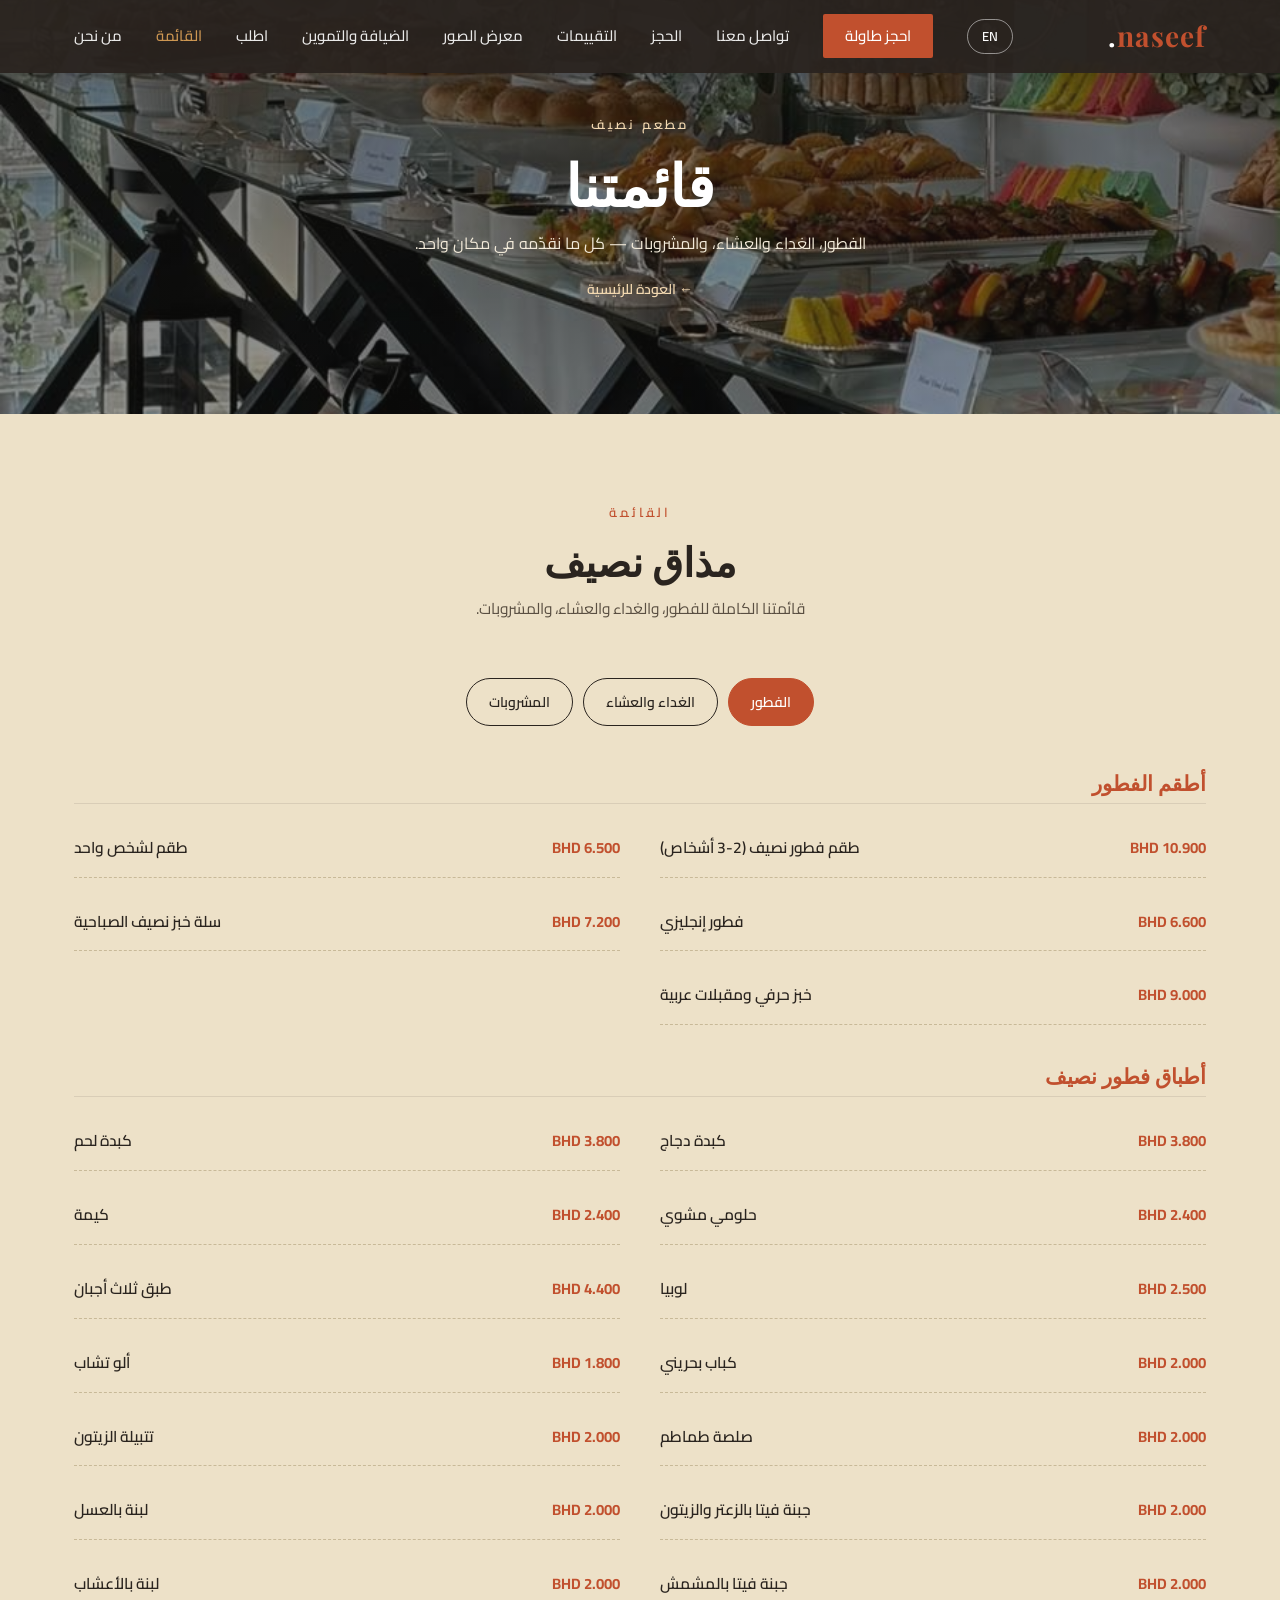
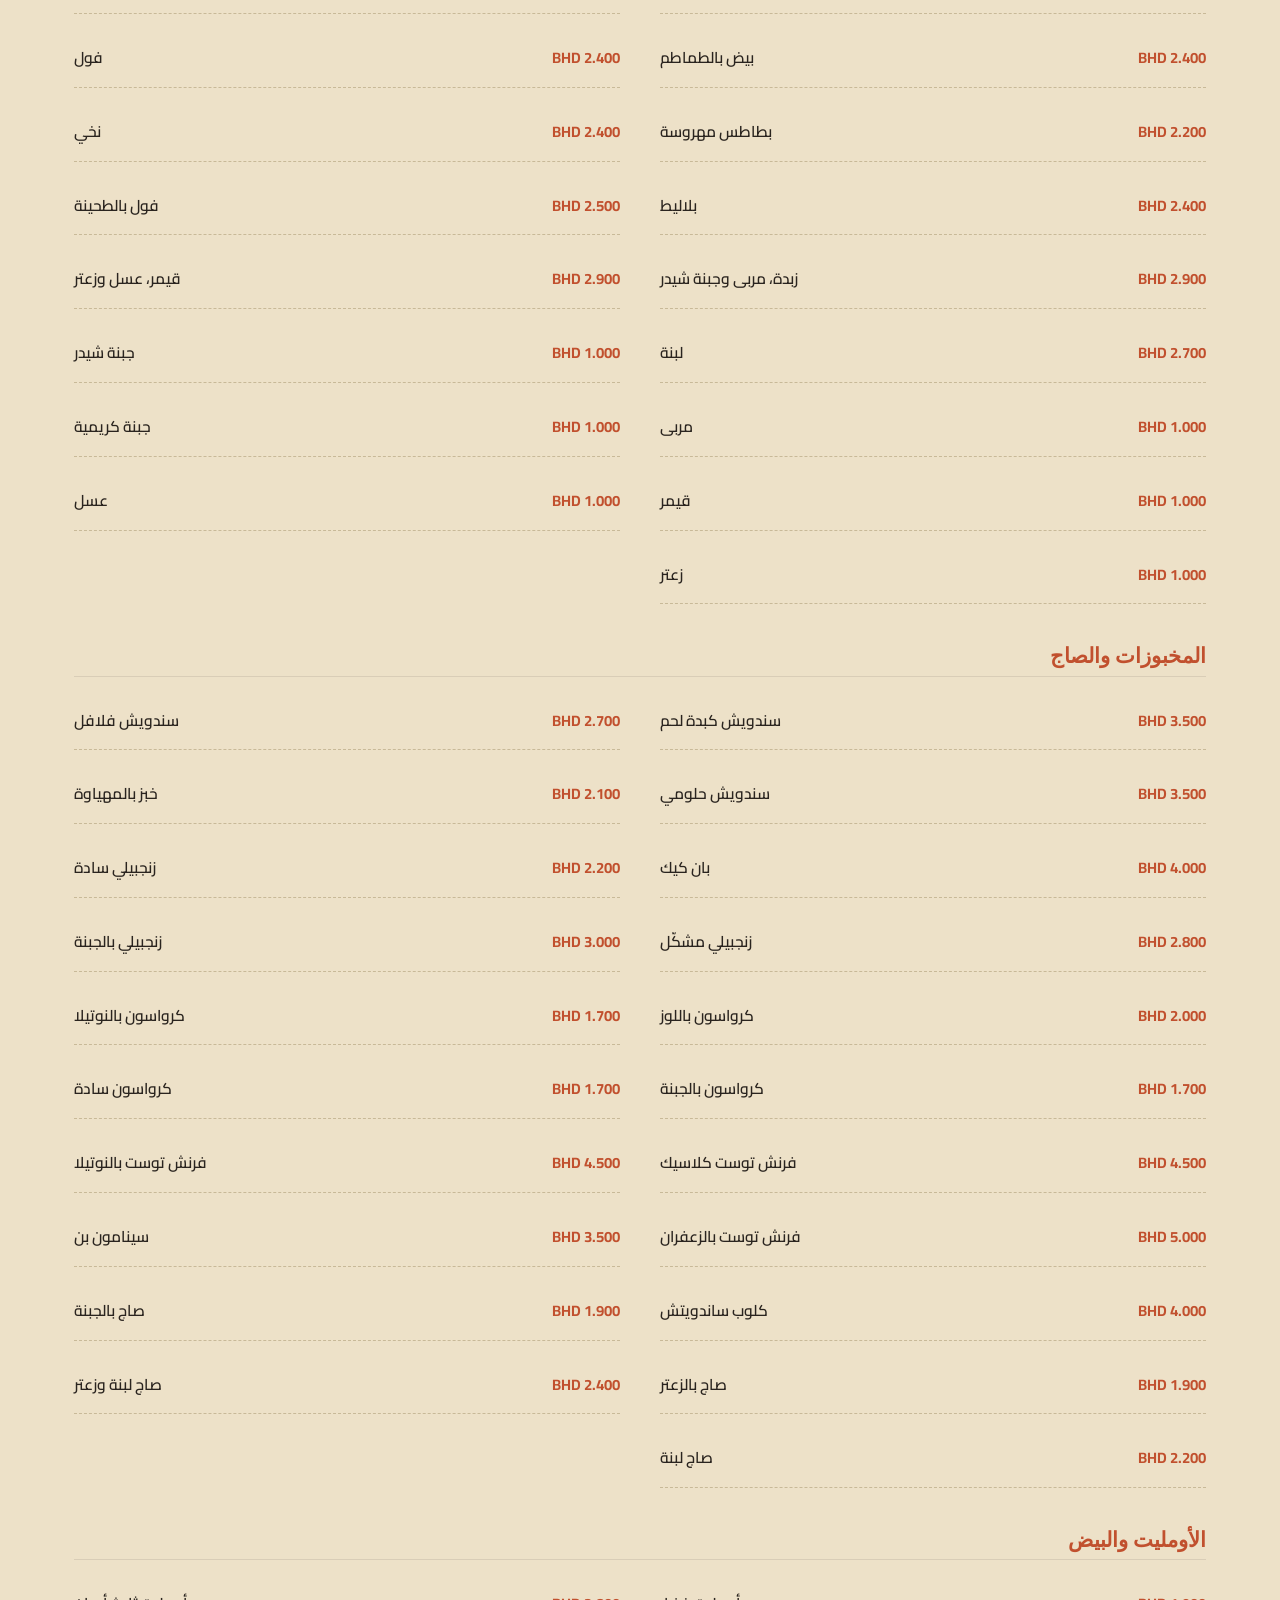
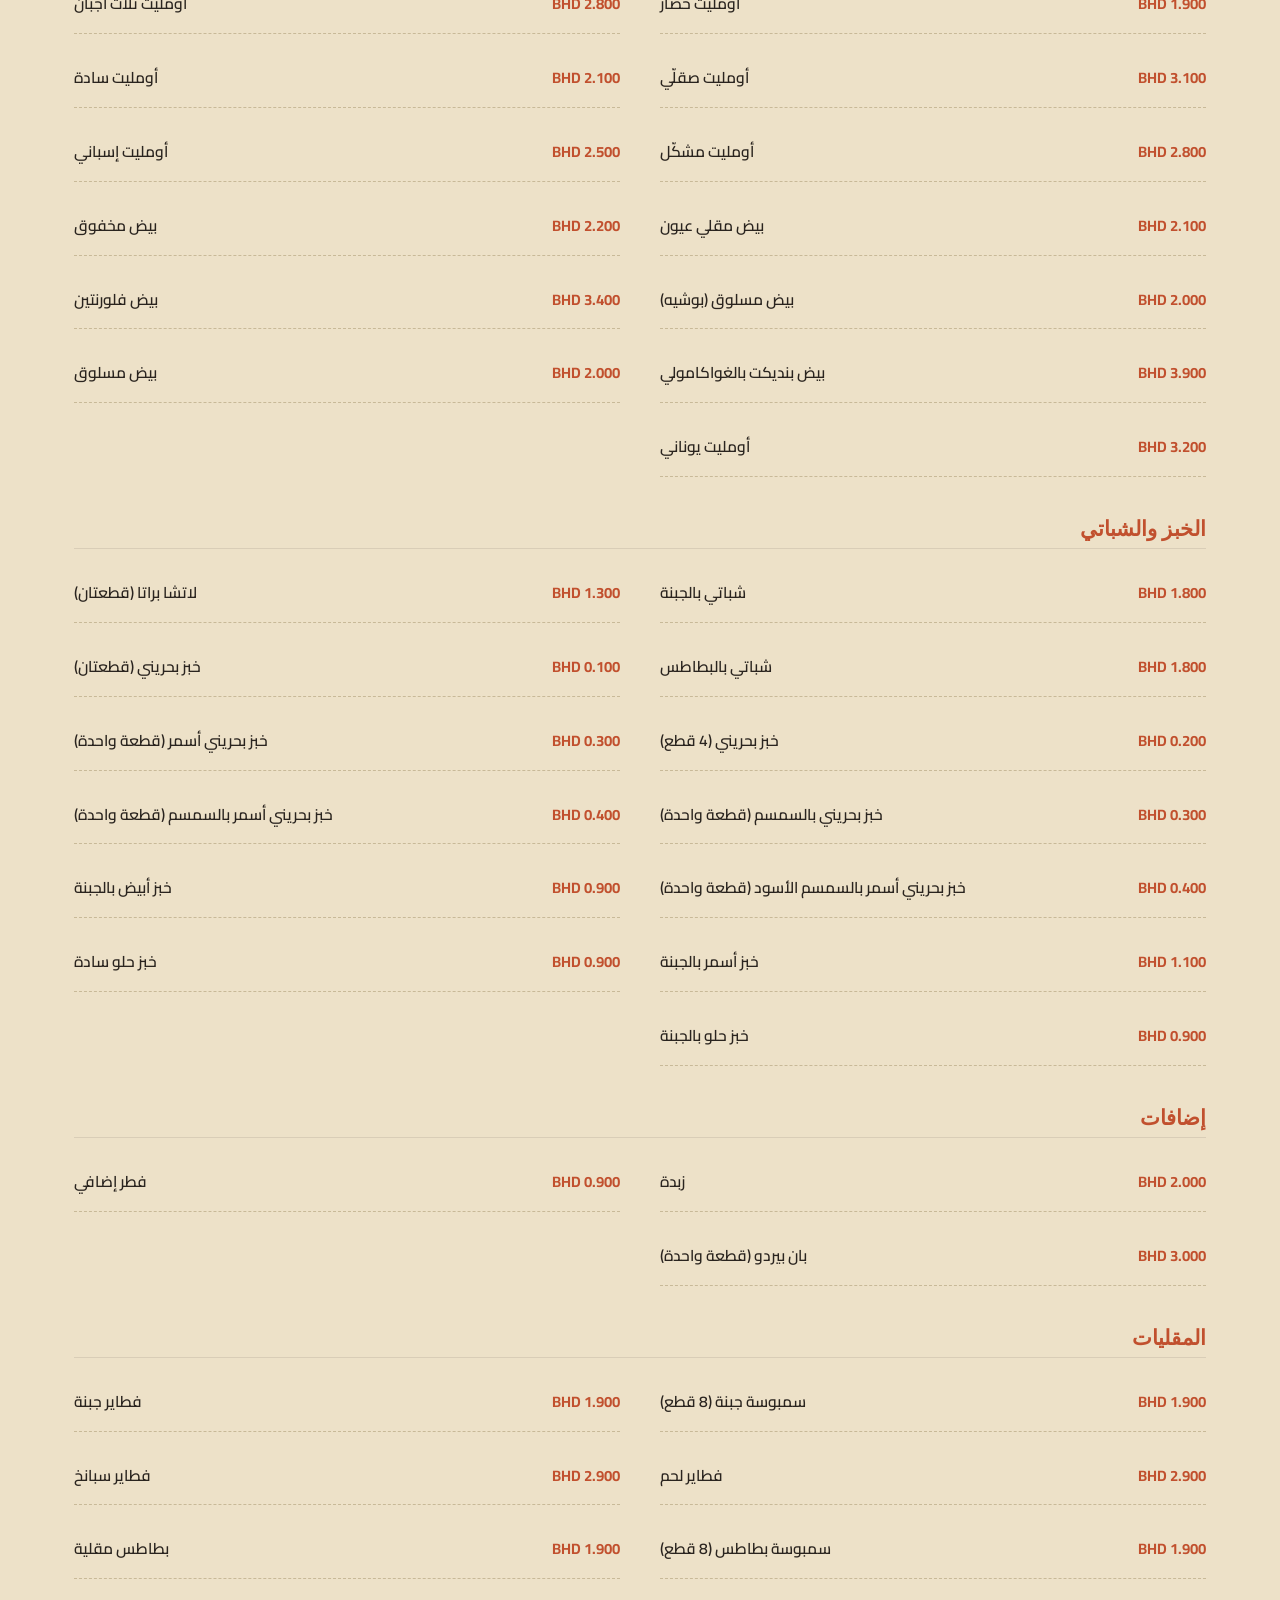
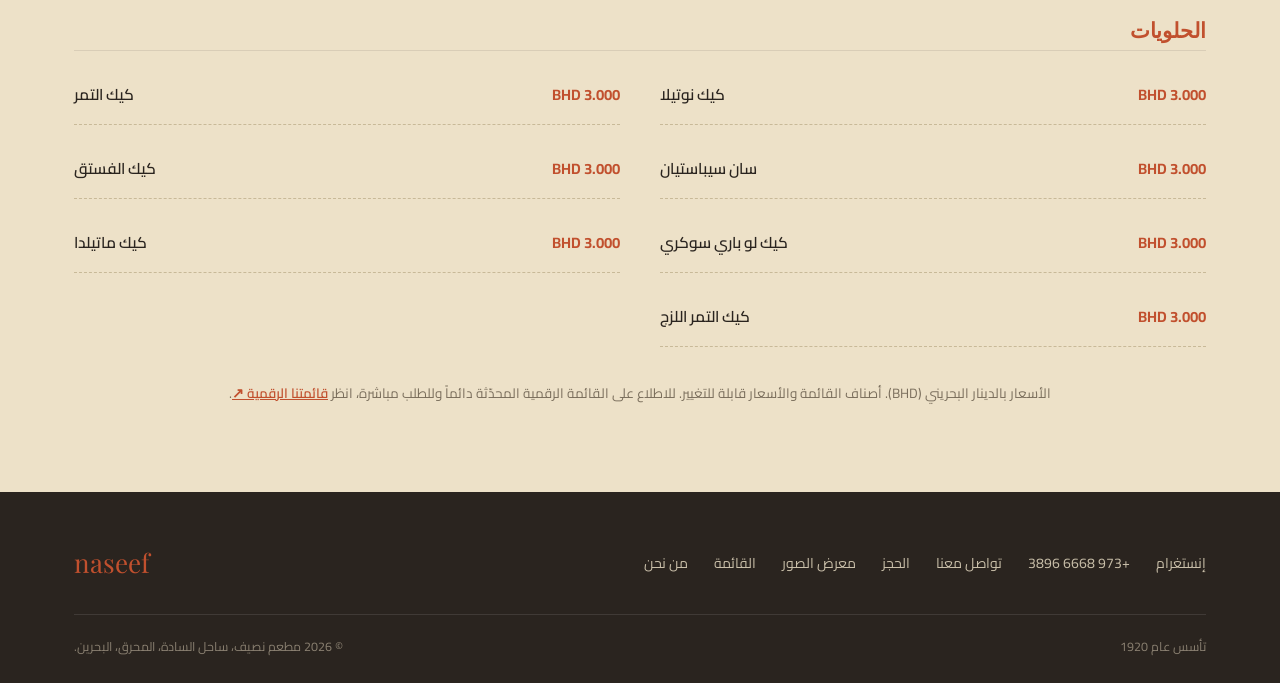
<file: menu-ar.html>
<!DOCTYPE html>
<html lang="ar" dir="rtl">
<head>
<meta charset="UTF-8">
<meta name="viewport" content="width=device-width, initial-scale=1.0">
<title>القائمة | مطعم نصيف</title>
<meta name="description" content="القائمة الكاملة لمطعم نصيف — الفطور، الغداء والعشاء، والمشروبات — ساحل السادة، المحرق، البحرين.">
<link rel="preconnect" href="https://fonts.googleapis.com">
<link href="https://fonts.googleapis.com/css2?family=Playfair+Display:wght@500;600;700;800&family=Cairo:wght@300;400;500;600;700&display=swap" rel="stylesheet">
<link rel="stylesheet" href="style.css">
</head>
<body style="font-family:'Cairo',sans-serif;">

<header id="siteHeader" class="scrolled">
  <div class="wrap">
    <nav>
      <a href="index-ar.html#top" class="logo">naseef<span>.</span></a>
      <div class="nav-links" id="navLinks">
        <a href="index-ar.html#about">من نحن</a>
        <a href="menu-ar.html" style="color:#e0a458;">القائمة</a>
        <a href="index-ar.html#order">اطلب</a>
        <a href="catering-ar.html">الضيافة والتموين</a>
        <a href="gallery-ar.html">معرض الصور</a>
        <a href="index-ar.html#reviews">التقييمات</a>
        <a href="index-ar.html#reserve">الحجز</a>
        <a href="index-ar.html#contact">تواصل معنا</a>
        <a href="index-ar.html#reserve" class="nav-cta">احجز طاولة</a>
        <a href="menu.html" class="lang-switch">EN</a>
      </div>
      <button class="nav-toggle" id="navToggle">&#9776;</button>
    </nav>
  </div>
</header>

<section class="mini-hero mh-catering">
  <div class="wrap">
    <span class="eyebrow">مطعم نصيف</span>
    <h1>قائمتنا</h1>
    <p>الفطور، الغداء والعشاء، والمشروبات — كل ما نقدّمه في مكان واحد.</p>
    <a href="index-ar.html" class="back-link">&larr; العودة للرئيسية</a>
  </div>
</section>

<section class="menu" id="menu">
  <div class="wrap">
    <div class="section-head">
      <span class="eyebrow">القائمة</span>
      <h2>مذاق نصيف</h2>
      <p>قائمتنا الكاملة للفطور، والغداء والعشاء، والمشروبات.</p>
    </div>

    <div class="menu-tabs">
      <button class="menu-tab active" data-tab="breakfast">الفطور</button>
      <button class="menu-tab" data-tab="lunchdinner">الغداء والعشاء</button>
      <button class="menu-tab" data-tab="drinks">المشروبات</button>
    </div>

    <div class="menu-panel active" id="tab-breakfast">
      <h3 class="menu-subhead">أطقم الفطور</h3>
      <div class="menu-grid">
        <div class="menu-item"><div class="names"><span class="en">طقم فطور نصيف (2-3 أشخاص)</span></div><span class="price">BHD 10.900</span></div>
        <div class="menu-item"><div class="names"><span class="en">طقم لشخص واحد</span></div><span class="price">BHD 6.500</span></div>
        <div class="menu-item"><div class="names"><span class="en">فطور إنجليزي</span></div><span class="price">BHD 6.600</span></div>
        <div class="menu-item"><div class="names"><span class="en">سلة خبز نصيف الصباحية</span></div><span class="price">BHD 7.200</span></div>
        <div class="menu-item"><div class="names"><span class="en">خبز حرفي ومقبلات عربية</span></div><span class="price">BHD 9.000</span></div>
      </div>
      <h3 class="menu-subhead">أطباق فطور نصيف</h3>
      <div class="menu-grid">
        <div class="menu-item"><div class="names"><span class="en">كبدة دجاج</span></div><span class="price">BHD 3.800</span></div>
        <div class="menu-item"><div class="names"><span class="en">كبدة لحم</span></div><span class="price">BHD 3.800</span></div>
        <div class="menu-item"><div class="names"><span class="en">حلومي مشوي</span></div><span class="price">BHD 2.400</span></div>
        <div class="menu-item"><div class="names"><span class="en">كيمة</span></div><span class="price">BHD 2.400</span></div>
        <div class="menu-item"><div class="names"><span class="en">لوبيا</span></div><span class="price">BHD 2.500</span></div>
        <div class="menu-item"><div class="names"><span class="en">طبق ثلاث أجبان</span></div><span class="price">BHD 4.400</span></div>
        <div class="menu-item"><div class="names"><span class="en">كباب بحريني</span></div><span class="price">BHD 2.000</span></div>
        <div class="menu-item"><div class="names"><span class="en">ألو تشاب</span></div><span class="price">BHD 1.800</span></div>
        <div class="menu-item"><div class="names"><span class="en">صلصة طماطم</span></div><span class="price">BHD 2.000</span></div>
        <div class="menu-item"><div class="names"><span class="en">تتبيلة الزيتون</span></div><span class="price">BHD 2.000</span></div>
        <div class="menu-item"><div class="names"><span class="en">جبنة فيتا بالزعتر والزيتون</span></div><span class="price">BHD 2.000</span></div>
        <div class="menu-item"><div class="names"><span class="en">لبنة بالعسل</span></div><span class="price">BHD 2.000</span></div>
        <div class="menu-item"><div class="names"><span class="en">جبنة فيتا بالمشمش</span></div><span class="price">BHD 2.000</span></div>
        <div class="menu-item"><div class="names"><span class="en">لبنة بالأعشاب</span></div><span class="price">BHD 2.000</span></div>
        <div class="menu-item"><div class="names"><span class="en">بيض بالطماطم</span></div><span class="price">BHD 2.400</span></div>
        <div class="menu-item"><div class="names"><span class="en">فول</span></div><span class="price">BHD 2.400</span></div>
        <div class="menu-item"><div class="names"><span class="en">بطاطس مهروسة</span></div><span class="price">BHD 2.200</span></div>
        <div class="menu-item"><div class="names"><span class="en">نخي</span></div><span class="price">BHD 2.400</span></div>
        <div class="menu-item"><div class="names"><span class="en">بلاليط</span></div><span class="price">BHD 2.400</span></div>
        <div class="menu-item"><div class="names"><span class="en">فول بالطحينة</span></div><span class="price">BHD 2.500</span></div>
        <div class="menu-item"><div class="names"><span class="en">زبدة، مربى وجبنة شيدر</span></div><span class="price">BHD 2.900</span></div>
        <div class="menu-item"><div class="names"><span class="en">قيمر، عسل وزعتر</span></div><span class="price">BHD 2.900</span></div>
        <div class="menu-item"><div class="names"><span class="en">لبنة</span></div><span class="price">BHD 2.700</span></div>
        <div class="menu-item"><div class="names"><span class="en">جبنة شيدر</span></div><span class="price">BHD 1.000</span></div>
        <div class="menu-item"><div class="names"><span class="en">مربى</span></div><span class="price">BHD 1.000</span></div>
        <div class="menu-item"><div class="names"><span class="en">جبنة كريمية</span></div><span class="price">BHD 1.000</span></div>
        <div class="menu-item"><div class="names"><span class="en">قيمر</span></div><span class="price">BHD 1.000</span></div>
        <div class="menu-item"><div class="names"><span class="en">عسل</span></div><span class="price">BHD 1.000</span></div>
        <div class="menu-item"><div class="names"><span class="en">زعتر</span></div><span class="price">BHD 1.000</span></div>
      </div>
      <h3 class="menu-subhead">المخبوزات والصاج</h3>
      <div class="menu-grid">
        <div class="menu-item"><div class="names"><span class="en">سندويش كبدة لحم</span></div><span class="price">BHD 3.500</span></div>
        <div class="menu-item"><div class="names"><span class="en">سندويش فلافل</span></div><span class="price">BHD 2.700</span></div>
        <div class="menu-item"><div class="names"><span class="en">سندويش حلومي</span></div><span class="price">BHD 3.500</span></div>
        <div class="menu-item"><div class="names"><span class="en">خبز بالمهياوة</span></div><span class="price">BHD 2.100</span></div>
        <div class="menu-item"><div class="names"><span class="en">بان كيك</span></div><span class="price">BHD 4.000</span></div>
        <div class="menu-item"><div class="names"><span class="en">زنجبيلي سادة</span></div><span class="price">BHD 2.200</span></div>
        <div class="menu-item"><div class="names"><span class="en">زنجبيلي مشكّل</span></div><span class="price">BHD 2.800</span></div>
        <div class="menu-item"><div class="names"><span class="en">زنجبيلي بالجبنة</span></div><span class="price">BHD 3.000</span></div>
        <div class="menu-item"><div class="names"><span class="en">كرواسون باللوز</span></div><span class="price">BHD 2.000</span></div>
        <div class="menu-item"><div class="names"><span class="en">كرواسون بالنوتيلا</span></div><span class="price">BHD 1.700</span></div>
        <div class="menu-item"><div class="names"><span class="en">كرواسون بالجبنة</span></div><span class="price">BHD 1.700</span></div>
        <div class="menu-item"><div class="names"><span class="en">كرواسون سادة</span></div><span class="price">BHD 1.700</span></div>
        <div class="menu-item"><div class="names"><span class="en">فرنش توست كلاسيك</span></div><span class="price">BHD 4.500</span></div>
        <div class="menu-item"><div class="names"><span class="en">فرنش توست بالنوتيلا</span></div><span class="price">BHD 4.500</span></div>
        <div class="menu-item"><div class="names"><span class="en">فرنش توست بالزعفران</span></div><span class="price">BHD 5.000</span></div>
        <div class="menu-item"><div class="names"><span class="en">سينامون بن</span></div><span class="price">BHD 3.500</span></div>
        <div class="menu-item"><div class="names"><span class="en">كلوب ساندويتش</span></div><span class="price">BHD 4.000</span></div>
        <div class="menu-item"><div class="names"><span class="en">صاج بالجبنة</span></div><span class="price">BHD 1.900</span></div>
        <div class="menu-item"><div class="names"><span class="en">صاج بالزعتر</span></div><span class="price">BHD 1.900</span></div>
        <div class="menu-item"><div class="names"><span class="en">صاج لبنة وزعتر</span></div><span class="price">BHD 2.400</span></div>
        <div class="menu-item"><div class="names"><span class="en">صاج لبنة</span></div><span class="price">BHD 2.200</span></div>
      </div>
      <h3 class="menu-subhead">الأومليت والبيض</h3>
      <div class="menu-grid">
        <div class="menu-item"><div class="names"><span class="en">أومليت خضار</span></div><span class="price">BHD 1.900</span></div>
        <div class="menu-item"><div class="names"><span class="en">أومليت ثلاث أجبان</span></div><span class="price">BHD 2.800</span></div>
        <div class="menu-item"><div class="names"><span class="en">أومليت صقلّي</span></div><span class="price">BHD 3.100</span></div>
        <div class="menu-item"><div class="names"><span class="en">أومليت سادة</span></div><span class="price">BHD 2.100</span></div>
        <div class="menu-item"><div class="names"><span class="en">أومليت مشكّل</span></div><span class="price">BHD 2.800</span></div>
        <div class="menu-item"><div class="names"><span class="en">أومليت إسباني</span></div><span class="price">BHD 2.500</span></div>
        <div class="menu-item"><div class="names"><span class="en">بيض مقلي عيون</span></div><span class="price">BHD 2.100</span></div>
        <div class="menu-item"><div class="names"><span class="en">بيض مخفوق</span></div><span class="price">BHD 2.200</span></div>
        <div class="menu-item"><div class="names"><span class="en">بيض مسلوق (بوشيه)</span></div><span class="price">BHD 2.000</span></div>
        <div class="menu-item"><div class="names"><span class="en">بيض فلورنتين</span></div><span class="price">BHD 3.400</span></div>
        <div class="menu-item"><div class="names"><span class="en">بيض بنديكت بالغواكامولي</span></div><span class="price">BHD 3.900</span></div>
        <div class="menu-item"><div class="names"><span class="en">بيض مسلوق</span></div><span class="price">BHD 2.000</span></div>
        <div class="menu-item"><div class="names"><span class="en">أومليت يوناني</span></div><span class="price">BHD 3.200</span></div>
      </div>
      <h3 class="menu-subhead">الخبز والشباتي</h3>
      <div class="menu-grid">
        <div class="menu-item"><div class="names"><span class="en">شباتي بالجبنة</span></div><span class="price">BHD 1.800</span></div>
        <div class="menu-item"><div class="names"><span class="en">لاتشا براتا (قطعتان)</span></div><span class="price">BHD 1.300</span></div>
        <div class="menu-item"><div class="names"><span class="en">شباتي بالبطاطس</span></div><span class="price">BHD 1.800</span></div>
        <div class="menu-item"><div class="names"><span class="en">خبز بحريني (قطعتان)</span></div><span class="price">BHD 0.100</span></div>
        <div class="menu-item"><div class="names"><span class="en">خبز بحريني (4 قطع)</span></div><span class="price">BHD 0.200</span></div>
        <div class="menu-item"><div class="names"><span class="en">خبز بحريني أسمر (قطعة واحدة)</span></div><span class="price">BHD 0.300</span></div>
        <div class="menu-item"><div class="names"><span class="en">خبز بحريني بالسمسم (قطعة واحدة)</span></div><span class="price">BHD 0.300</span></div>
        <div class="menu-item"><div class="names"><span class="en">خبز بحريني أسمر بالسمسم (قطعة واحدة)</span></div><span class="price">BHD 0.400</span></div>
        <div class="menu-item"><div class="names"><span class="en">خبز بحريني أسمر بالسمسم الأسود (قطعة واحدة)</span></div><span class="price">BHD 0.400</span></div>
        <div class="menu-item"><div class="names"><span class="en">خبز أبيض بالجبنة</span></div><span class="price">BHD 0.900</span></div>
        <div class="menu-item"><div class="names"><span class="en">خبز أسمر بالجبنة</span></div><span class="price">BHD 1.100</span></div>
        <div class="menu-item"><div class="names"><span class="en">خبز حلو سادة</span></div><span class="price">BHD 0.900</span></div>
        <div class="menu-item"><div class="names"><span class="en">خبز حلو بالجبنة</span></div><span class="price">BHD 0.900</span></div>
      </div>
      <h3 class="menu-subhead">إضافات</h3>
      <div class="menu-grid">
        <div class="menu-item"><div class="names"><span class="en">زبدة</span></div><span class="price">BHD 2.000</span></div>
        <div class="menu-item"><div class="names"><span class="en">فطر إضافي</span></div><span class="price">BHD 0.900</span></div>
        <div class="menu-item"><div class="names"><span class="en">بان بيردو (قطعة واحدة)</span></div><span class="price">BHD 3.000</span></div>
      </div>
      <h3 class="menu-subhead">المقليات</h3>
      <div class="menu-grid">
        <div class="menu-item"><div class="names"><span class="en">سمبوسة جبنة (8 قطع)</span></div><span class="price">BHD 1.900</span></div>
        <div class="menu-item"><div class="names"><span class="en">فطاير جبنة</span></div><span class="price">BHD 1.900</span></div>
        <div class="menu-item"><div class="names"><span class="en">فطاير لحم</span></div><span class="price">BHD 2.900</span></div>
        <div class="menu-item"><div class="names"><span class="en">فطاير سبانخ</span></div><span class="price">BHD 2.900</span></div>
        <div class="menu-item"><div class="names"><span class="en">سمبوسة بطاطس (8 قطع)</span></div><span class="price">BHD 1.900</span></div>
        <div class="menu-item"><div class="names"><span class="en">بطاطس مقلية</span></div><span class="price">BHD 1.900</span></div>
      </div>
      <h3 class="menu-subhead">الحلويات</h3>
      <div class="menu-grid">
        <div class="menu-item"><div class="names"><span class="en">كيك نوتيلا</span></div><span class="price">BHD 3.000</span></div>
        <div class="menu-item"><div class="names"><span class="en">كيك التمر</span></div><span class="price">BHD 3.000</span></div>
        <div class="menu-item"><div class="names"><span class="en">سان سيباستيان</span></div><span class="price">BHD 3.000</span></div>
        <div class="menu-item"><div class="names"><span class="en">كيك الفستق</span></div><span class="price">BHD 3.000</span></div>
        <div class="menu-item"><div class="names"><span class="en">كيك لو باري سوكري</span></div><span class="price">BHD 3.000</span></div>
        <div class="menu-item"><div class="names"><span class="en">كيك ماتيلدا</span></div><span class="price">BHD 3.000</span></div>
        <div class="menu-item"><div class="names"><span class="en">كيك التمر اللزج</span></div><span class="price">BHD 3.000</span></div>
      </div>
    </div>

    <div class="menu-panel" id="tab-lunchdinner">
      <h3 class="menu-subhead">صناديق التجمعات</h3>
      <div class="menu-grid">
        <div class="menu-item"><div class="names"><span class="en">صندوق نصيف المميز للتجمعات <span style="display:block;font-weight:400;font-size:12.5px;color:#8a7c64;margin-top:2px;">فطر مقرمش، بانيني كابريزي، دجاج مقرمش بالأفوكادو، دجاج تندوري</span></span></div><span class="price">BHD 15.500</span></div>
      </div>
      <h3 class="menu-subhead">الشوربات</h3>
      <div class="menu-grid">
        <div class="menu-item"><div class="names"><span class="en">شوربة عدس</span></div><span class="price">BHD 1.900</span></div>
        <div class="menu-item"><div class="names"><span class="en">شوربة حريرة</span></div><span class="price">BHD 3.500</span></div>
        <div class="menu-item"><div class="names"><span class="en">شوربة فطر</span></div><span class="price">BHD 3.400</span></div>
      </div>
      <h3 class="menu-subhead">السلطات</h3>
      <div class="menu-grid">
        <div class="menu-item"><div class="names"><span class="en">سلطة نصيف المميزة</span></div><span class="price">BHD 3.600</span></div>
        <div class="menu-item"><div class="names"><span class="en">فتوش</span></div><span class="price">BHD 3.300</span></div>
        <div class="menu-item"><div class="names"><span class="en">كينوا سوداء مكسيكية</span></div><span class="price">BHD 5.200</span></div>
        <div class="menu-item"><div class="names"><span class="en">سلطة مأكولات بحرية</span></div><span class="price">BHD 5.500</span></div>
        <div class="menu-item"><div class="names"><span class="en">سلطة خضراء</span></div><span class="price">BHD 3.500</span></div>
        <div class="menu-item"><div class="names"><span class="en">تبولة</span></div><span class="price">BHD 2.800</span></div>
        <div class="menu-item"><div class="names"><span class="en">سلطة روكا</span></div><span class="price">BHD 3.100</span></div>
        <div class="menu-item"><div class="names"><span class="en">تارتار مأكولات بحرية بالأفوكادو</span></div><span class="price">BHD 5.200</span></div>
        <div class="menu-item"><div class="names"><span class="en">سلطة دجاج فور سيزن</span></div><span class="price">BHD 4.600</span></div>
        <div class="menu-item"><div class="names"><span class="en">سلطة سيزر بالدجاج</span></div><span class="price">BHD 3.600</span></div>
        <div class="menu-item"><div class="names"><span class="en">سلطة ماتاي</span></div><span class="price">BHD 4.200</span></div>
        <div class="menu-item"><div class="names"><span class="en">سلطة مانجو</span></div><span class="price">BHD 3.000</span></div>
      </div>
      <h3 class="menu-subhead">المقبلات الباردة</h3>
      <div class="menu-grid">
        <div class="menu-item"><div class="names"><span class="en">ورق عنب</span></div><span class="price">اسأل النادل</span></div>
        <div class="menu-item"><div class="names"><span class="en">مقبلات باردة متوسطية</span></div><span class="price">BHD 4.800</span></div>
        <div class="menu-item"><div class="names"><span class="en">حمّص</span></div><span class="price">BHD 2.000</span></div>
        <div class="menu-item"><div class="names"><span class="en">متبّل</span></div><span class="price">BHD 2.300</span></div>
        <div class="menu-item"><div class="names"><span class="en">حمّص باللحم وحبات الصنوبر</span></div><span class="price">BHD 4.000</span></div>
        <div class="menu-item"><div class="names"><span class="en">حمّص بتكة اللحم</span></div><span class="price">BHD 3.600</span></div>
        <div class="menu-item"><div class="names"><span class="en">حمّص بالأفوكادو</span></div><span class="price">BHD 4.000</span></div>
        <div class="menu-item"><div class="names"><span class="en">ناتشوز بكباب الغنم</span></div><span class="price">BHD 4.000</span></div>
        <div class="menu-item"><div class="names"><span class="en">باذنجان محشي</span></div><span class="price">اسأل النادل</span></div>
      </div>
      <h3 class="menu-subhead">المقبلات الساخنة</h3>
      <div class="menu-grid">
        <div class="menu-item"><div class="names"><span class="en">روبيان إيبي</span></div><span class="price">BHD 6.200</span></div>
        <div class="menu-item"><div class="names"><span class="en">دجاج ديناميت</span></div><span class="price">BHD 3.900</span></div>
        <div class="menu-item"><div class="names"><span class="en">روبيان ديناميت</span></div><span class="price">BHD 4.600</span></div>
        <div class="menu-item"><div class="names"><span class="en">كاليماري مقرمش مقلي</span></div><span class="price">BHD 4.400</span></div>
        <div class="menu-item"><div class="names"><span class="en">أرانشيني بصلصة الجبنة الوردية</span></div><span class="price">BHD 4.200</span></div>
      </div>
      <h3 class="menu-subhead">قسم المأكولات البحرية</h3>
      <div class="menu-grid">
        <div class="menu-item"><div class="names"><span class="en">روبيان ماسالا</span></div><span class="price">BHD 5.000</span></div>
        <div class="menu-item"><div class="names"><span class="en">جناد مقلي مع أرز أبيض</span></div><span class="price">اسأل النادل</span></div>
        <div class="menu-item"><div class="names"><span class="en">سلمون مشوي</span></div><span class="price">BHD 7.500</span></div>
        <div class="menu-item"><div class="names"><span class="en">روبيان ثيرميدور</span></div><span class="price">BHD 7.800</span></div>
        <div class="menu-item"><div class="names"><span class="en">صافي مقلي</span></div><span class="price">BHD 6.200</span></div>
        <div class="menu-item"><div class="names"><span class="en">صافي مطفي</span></div><span class="price">BHD 6.600</span></div>
        <div class="menu-item"><div class="names"><span class="en">برياني الروبيان</span></div><span class="price">BHD 6.200</span></div>
        <div class="menu-item"><div class="names"><span class="en">فسكر مشوي</span></div><span class="price">BHD 7.000</span></div>
        <div class="menu-item"><div class="names"><span class="en">مكبوس هامور</span></div><span class="price">BHD 10.500</span></div>
        <div class="menu-item"><div class="names"><span class="en">شعري مشوي مع أرز أبيض</span></div><span class="price">BHD 7.000</span></div>
        <div class="menu-item"><div class="names"><span class="en">سوبريم مشوي مع أرز أبيض</span></div><span class="price">BHD 6.600</span></div>
        <div class="menu-item"><div class="names"><span class="en">ربيب مطفي مع أرز</span></div><span class="price">BHD 5.500</span></div>
        <div class="menu-item"><div class="names"><span class="en">ربيب مقلي مع أرز أبيض</span></div><span class="price">BHD 5.000</span></div>
      </div>
      <h3 class="menu-subhead">الأطباق الرئيسية</h3>
      <div class="menu-grid">
        <div class="menu-item"><div class="names"><span class="en">صالونة لحم غنم</span></div><span class="price">BHD 4.800</span></div>
        <div class="menu-item"><div class="names"><span class="en">مكبوس لحم غنم</span></div><span class="price">BHD 5.400</span></div>
        <div class="menu-item"><div class="names"><span class="en">مكبوس دجاج</span></div><span class="price">BHD 4.900</span></div>
        <div class="menu-item"><div class="names"><span class="en">برياني دجاج</span></div><span class="price">BHD 4.900</span></div>
        <div class="menu-item"><div class="names"><span class="en">برياني لحم غنم</span></div><span class="price">BHD 5.800</span></div>
        <div class="menu-item"><div class="names"><span class="en">موزات لحم غنم</span></div><span class="price">BHD 7.700</span></div>
        <div class="menu-item"><div class="names"><span class="en">دجاج بالزبدة</span></div><span class="price">BHD 4.400</span></div>
        <div class="menu-item"><div class="names"><span class="en">دجاج بصلصة الكاجو</span></div><span class="price">BHD 4.500</span></div>
        <div class="menu-item"><div class="names"><span class="en">أرز برياني إضافي</span></div><span class="price">BHD 1.300</span></div>
      </div>
      <h3 class="menu-subhead">المشاوي</h3>
      <div class="menu-grid">
        <div class="menu-item"><div class="names"><span class="en">تكة بحرينية بالليمون الأسود</span></div><span class="price">BHD 3.900</span></div>
        <div class="menu-item"><div class="names"><span class="en">تكة بحرينية باللبن</span></div><span class="price">BHD 3.900</span></div>
        <div class="menu-item"><div class="names"><span class="en">تكة دجاج بدون عظم</span></div><span class="price">BHD 5.900</span></div>
        <div class="menu-item"><div class="names"><span class="en">شيش طاووق</span></div><span class="price">BHD 6.500</span></div>
        <div class="menu-item"><div class="names"><span class="en">عرايس لحم غنم (صغير)</span></div><span class="price">BHD 2.400</span></div>
        <div class="menu-item"><div class="names"><span class="en">عرايس لحم غنم (كبير)</span></div><span class="price">BHD 4.800</span></div>
        <div class="menu-item"><div class="names"><span class="en">مشاوي مشكلة (صغير)</span></div><span class="price">BHD 9.500</span></div>
        <div class="menu-item"><div class="names"><span class="en">مشاوي مشكلة (وسط)</span></div><span class="price">BHD 13.900</span></div>
        <div class="menu-item"><div class="names"><span class="en">كباب لحم غنم (3 أسياخ)</span></div><span class="price">BHD 6.800</span></div>
        <div class="menu-item"><div class="names"><span class="en">نصف دجاجة مشوية</span></div><span class="price">اسأل النادل</span></div>
        <div class="menu-item"><div class="names"><span class="en">تكة لحم</span></div><span class="price">BHD 5.500</span></div>
        <div class="menu-item"><div class="names"><span class="en">كباب دجاج</span></div><span class="price">BHD 5.900</span></div>
        <div class="menu-item"><div class="names"><span class="en">كفتة لحم غنم مع أرز أبيض</span></div><span class="price">BHD 5.500</span></div>
        <div class="menu-item"><div class="names"><span class="en">كباب صيني</span></div><span class="price">BHD 5.500</span></div>
        <div class="menu-item"><div class="names"><span class="en">مشاوي لحم مشكلة (صغير)</span></div><span class="price">BHD 10.900</span></div>
      </div>
      <h3 class="menu-subhead">المعكرونة والريزوتو</h3>
      <div class="menu-grid">
        <div class="menu-item"><div class="names"><span class="en">أرز مقلي</span></div><span class="price">BHD 2.200</span></div>
        <div class="menu-item"><div class="names"><span class="en">باستا أرابياتا</span></div><span class="price">BHD 6.700</span></div>
        <div class="menu-item"><div class="names"><span class="en">باستا بالمأكولات البحرية</span></div><span class="price">BHD 6.700</span></div>
        <div class="menu-item"><div class="names"><span class="en">باستا ألفريدو</span></div><span class="price">BHD 5.400</span></div>
        <div class="menu-item"><div class="names"><span class="en">باستا نصيف المميزة</span></div><span class="price">BHD 5.100</span></div>
        <div class="menu-item"><div class="names"><span class="en">مكرونة تقليدية</span></div><span class="price">BHD 3.500</span></div>
        <div class="menu-item"><div class="names"><span class="en">باستا بالفطر</span></div><span class="price">BHD 4.200</span></div>
        <div class="menu-item"><div class="names"><span class="en">نيوكي بصلصة البيستو الكريمية</span></div><span class="price">BHD 5.500</span></div>
      </div>
      <h3 class="menu-subhead">الحلويات</h3>
      <div class="menu-grid">
        <div class="menu-item"><div class="names"><span class="en">سان سيباستيان</span></div><span class="price">BHD 3.000</span></div>
        <div class="menu-item"><div class="names"><span class="en">كيك التمر</span></div><span class="price">BHD 3.000</span></div>
        <div class="menu-item"><div class="names"><span class="en">كيك الفستق</span></div><span class="price">BHD 3.000</span></div>
        <div class="menu-item"><div class="names"><span class="en">كيك اللوز الإنجليزي</span></div><span class="price">BHD 3.000</span></div>
        <div class="menu-item"><div class="names"><span class="en">ميل فوي</span></div><span class="price">BHD 3.000</span></div>
        <div class="menu-item"><div class="names"><span class="en">لو باري سوكري</span></div><span class="price">BHD 3.000</span></div>
        <div class="menu-item"><div class="names"><span class="en">كيك الحليب بالزعفران</span></div><span class="price">BHD 3.000</span></div>
        <div class="menu-item"><div class="names"><span class="en">كيك نوتيلا</span></div><span class="price">BHD 3.000</span></div>
      </div>
      <h3 class="menu-subhead">قائمة الأطفال</h3>
      <div class="menu-grid">
        <div class="menu-item"><div class="names"><span class="en">سمك وبطاطس مقلية</span></div><span class="price">BHD 5.000</span></div>
        <div class="menu-item"><div class="names"><span class="en">بطاطس مقلية للأطفال</span></div><span class="price">BHD 1.900</span></div>
        <div class="menu-item"><div class="names"><span class="en">ناغتس دجاج مع بطاطس مقلية</span></div><span class="price">BHD 3.000</span></div>
        <div class="menu-item"><div class="names"><span class="en">دجاج مقلي بالسمسم مع بطاطس مقلية</span></div><span class="price">BHD 3.500</span></div>
        <div class="menu-item"><div class="names"><span class="en">أصابع دجاج مع بطاطس مقلية</span></div><span class="price">BHD 3.500</span></div>
        <div class="menu-item"><div class="names"><span class="en">دجاج بيكاتا</span></div><span class="price">BHD 3.800</span></div>
        <div class="menu-item"><div class="names"><span class="en">مكرونة بالجبنة</span></div><span class="price">BHD 3.500</span></div>
      </div>
      <h3 class="menu-subhead">السندويشات والصاج</h3>
      <div class="menu-grid">
        <div class="menu-item"><div class="names"><span class="en">سندويش كبدة لحم</span></div><span class="price">BHD 3.500</span></div>
        <div class="menu-item"><div class="names"><span class="en">كلوب ساندويتش</span></div><span class="price">BHD 4.000</span></div>
        <div class="menu-item"><div class="names"><span class="en">راب تكة دجاج</span></div><span class="price">BHD 3.500</span></div>
        <div class="menu-item"><div class="names"><span class="en">راب كباب دجاج</span></div><span class="price">BHD 3.500</span></div>
        <div class="menu-item"><div class="names"><span class="en">سندويش دجاج بالمايونيز</span></div><span class="price">BHD 3.500</span></div>
        <div class="menu-item"><div class="names"><span class="en">سندويش فلافل</span></div><span class="price">BHD 2.700</span></div>
        <div class="menu-item"><div class="names"><span class="en">سندويش ستيك لحم</span></div><span class="price">BHD 4.400</span></div>
        <div class="menu-item"><div class="names"><span class="en">سندويش ديك رومي مدخّن</span></div><span class="price">BHD 3.700</span></div>
        <div class="menu-item"><div class="names"><span class="en">راب فاهيتا لحم</span></div><span class="price">BHD 4.200</span></div>
        <div class="menu-item"><div class="names"><span class="en">فاهيتا دجاج</span></div><span class="price">BHD 3.500</span></div>
        <div class="menu-item"><div class="names"><span class="en">سندويش حلومي بالبيستو</span></div><span class="price">BHD 3.500</span></div>
      </div>
    </div>

    <div class="menu-panel" id="tab-drinks">
      <h3 class="menu-subhead">المشروبات</h3>
      <div class="menu-grid">
        <div class="menu-item"><div class="names"><span class="en">مياه (500 مل)</span></div><span class="price">BHD 0.800</span></div>
        <div class="menu-item"><div class="names"><span class="en">مياه (1.5 لتر)</span></div><span class="price">BHD 1.000</span></div>
        <div class="menu-item"><div class="names"><span class="en">مياه بيرييه (330 مل)</span></div><span class="price">BHD 1.300</span></div>
        <div class="menu-item"><div class="names"><span class="en">مشروبات غازية</span></div><span class="price">BHD 1.000</span></div>
      </div>
      <h3 class="menu-subhead">القهوة</h3>
      <div class="menu-grid">
        <div class="menu-item"><div class="names"><span class="en">كابتشينو ساخن</span></div><span class="price">BHD 2.100</span></div>
        <div class="menu-item"><div class="names"><span class="en">لاتيه تيراميسو ساخن</span></div><span class="price">BHD 2.500</span></div>
        <div class="menu-item"><div class="names"><span class="en">كراميل التمر المملح ساخن</span></div><span class="price">BHD 2.500</span></div>
        <div class="menu-item"><div class="names"><span class="en">كراميل التمر المملح بارد</span></div><span class="price">BHD 2.500</span></div>
        <div class="menu-item"><div class="names"><span class="en">لاتيه تيراميسو بارد</span></div><span class="price">BHD 2.500</span></div>
        <div class="menu-item"><div class="names"><span class="en">أمريكانو ساخن</span></div><span class="price">BHD 1.900</span></div>
        <div class="menu-item"><div class="names"><span class="en">إسبريسو (مفرد)</span></div><span class="price">BHD 1.100</span></div>
        <div class="menu-item"><div class="names"><span class="en">إسبريسو (مزدوج)</span></div><span class="price">BHD 1.800</span></div>
        <div class="menu-item"><div class="names"><span class="en">كورتادو</span></div><span class="price">BHD 1.600</span></div>
        <div class="menu-item"><div class="names"><span class="en">آيس كراميل لاتيه</span></div><span class="price">BHD 1.600</span></div>
        <div class="menu-item"><div class="names"><span class="en">لاتيه إسباني ساخن</span></div><span class="price">BHD 2.700</span></div>
        <div class="menu-item"><div class="names"><span class="en">موكا لاتيه</span></div><span class="price">BHD 2.200</span></div>
        <div class="menu-item"><div class="names"><span class="en">آيس كابتشينو</span></div><span class="price">BHD 2.100</span></div>
        <div class="menu-item"><div class="names"><span class="en">فانيلا فريبو</span></div><span class="price">BHD 2.400</span></div>
        <div class="menu-item"><div class="names"><span class="en">V60</span></div><span class="price">BHD 2.600</span></div>
        <div class="menu-item"><div class="names"><span class="en">آيس أمريكانو</span></div><span class="price">BHD 1.900</span></div>
        <div class="menu-item"><div class="names"><span class="en">آيس لاتيه إسباني بالورد</span></div><span class="price">BHD 2.800</span></div>
        <div class="menu-item"><div class="names"><span class="en">آيس موكا</span></div><span class="price">BHD 1.600</span></div>
        <div class="menu-item"><div class="names"><span class="en">لاتيه إسباني بارد</span></div><span class="price">BHD 2.200</span></div>
      </div>
      <h3 class="menu-subhead">الشاي</h3>
      <div class="menu-grid">
        <div class="menu-item"><div class="names"><span class="en">شاي كرك</span></div><span class="price">BHD 1.100</span></div>
      </div>
      <h3 class="menu-subhead">العصائر</h3>
      <div class="menu-grid">
        <div class="menu-item"><div class="names"><span class="en">عصير مانجو</span></div><span class="price">BHD 2.500</span></div>
        <div class="menu-item"><div class="names"><span class="en">عصير بطيخ</span></div><span class="price">اسأل النادل</span></div>
        <div class="menu-item"><div class="names"><span class="en">عصير جزر</span></div><span class="price">BHD 2.400</span></div>
        <div class="menu-item"><div class="names"><span class="en">عصير برتقال</span></div><span class="price">BHD 2.400</span></div>
        <div class="menu-item"><div class="names"><span class="en">عصير أناناس</span></div><span class="price">BHD 2.400</span></div>
      </div>
      <h3 class="menu-subhead">موهيتو</h3>
      <div class="menu-grid">
        <div class="menu-item"><div class="names"><span class="en">موهيتو كلاسيك</span></div><span class="price">BHD 3.000</span></div>
        <div class="menu-item"><div class="names"><span class="en">موهيتو ليموناضة بالفراولة</span></div><span class="price">BHD 2.400</span></div>
        <div class="menu-item"><div class="names"><span class="en">مشروب نصيف الخاص</span></div><span class="price">BHD 2.800</span></div>
        <div class="menu-item"><div class="names"><span class="en">حليب بالورد</span></div><span class="price">BHD 2.200</span></div>
        <div class="menu-item"><div class="names"><span class="en">موهيتو بالفراولة</span></div><span class="price">BHD 3.000</span></div>
        <div class="menu-item"><div class="names"><span class="en">منعش الخوخ</span></div><span class="price">BHD 2.400</span></div>
        <div class="menu-item"><div class="names"><span class="en">موهيتو ريو بلو ليموناضة</span></div><span class="price">BHD 3.000</span></div>
        <div class="menu-item"><div class="names"><span class="en">موهيتو ليموناضة بالخوخ</span></div><span class="price">BHD 2.400</span></div>
      </div>
    </div>

    <p class="menu-note">الأسعار بالدينار البحريني (BHD). أصناف القائمة والأسعار قابلة للتغيير. للاطلاع على القائمة الرقمية المحدّثة دائماً وللطلب مباشرة، انظر <a href="https://app.qlub.io/qr/bh/naseef_bh_muharraq/8/_/_/ad3e17cf8e/qsr/p7yL4?theme=black&amp;lang=en&amp;qsr=dm" target="_blank" rel="noopener">قائمتنا الرقمية ↗</a>.</p>
  </div>
</section>

<footer>
  <div class="wrap">
    <div class="foot-top">
      <div class="foot-logo">naseef</div>
      <div class="foot-links">
        <a href="index-ar.html#about">من نحن</a>
        <a href="menu-ar.html">القائمة</a>
        <a href="gallery-ar.html">معرض الصور</a>
        <a href="index-ar.html#reserve">الحجز</a>
        <a href="index-ar.html#contact">تواصل معنا</a>
        <a href="tel:+97338966668">+973 3896&nbsp;6668</a>
        <a href="https://www.instagram.com/naseefrestaurant/" target="_blank" rel="noopener">إنستغرام</a>
      </div>
    </div>
    <div class="foot-bottom">
      <span>© <span id="year"></span> مطعم نصيف، ساحل السادة، المحرق، البحرين.</span>
      <span>تأسس عام 1920</span>
    </div>
  </div>
</footer>

<script>
  document.getElementById('year').textContent = new Date().getFullYear();
  const navToggle = document.getElementById('navToggle');
  const navLinks = document.getElementById('navLinks');
  navToggle.addEventListener('click', () => navLinks.classList.toggle('open'));

  const tabs = document.querySelectorAll('.menu-tab');
  tabs.forEach(tab => {
    tab.addEventListener('click', () => {
      tabs.forEach(t => t.classList.remove('active'));
      tab.classList.add('active');
      document.querySelectorAll('.menu-panel').forEach(p => p.classList.remove('active'));
      document.getElementById('tab-' + tab.dataset.tab).classList.add('active');
    });
  });
</script>

</body>
</html>
</file>
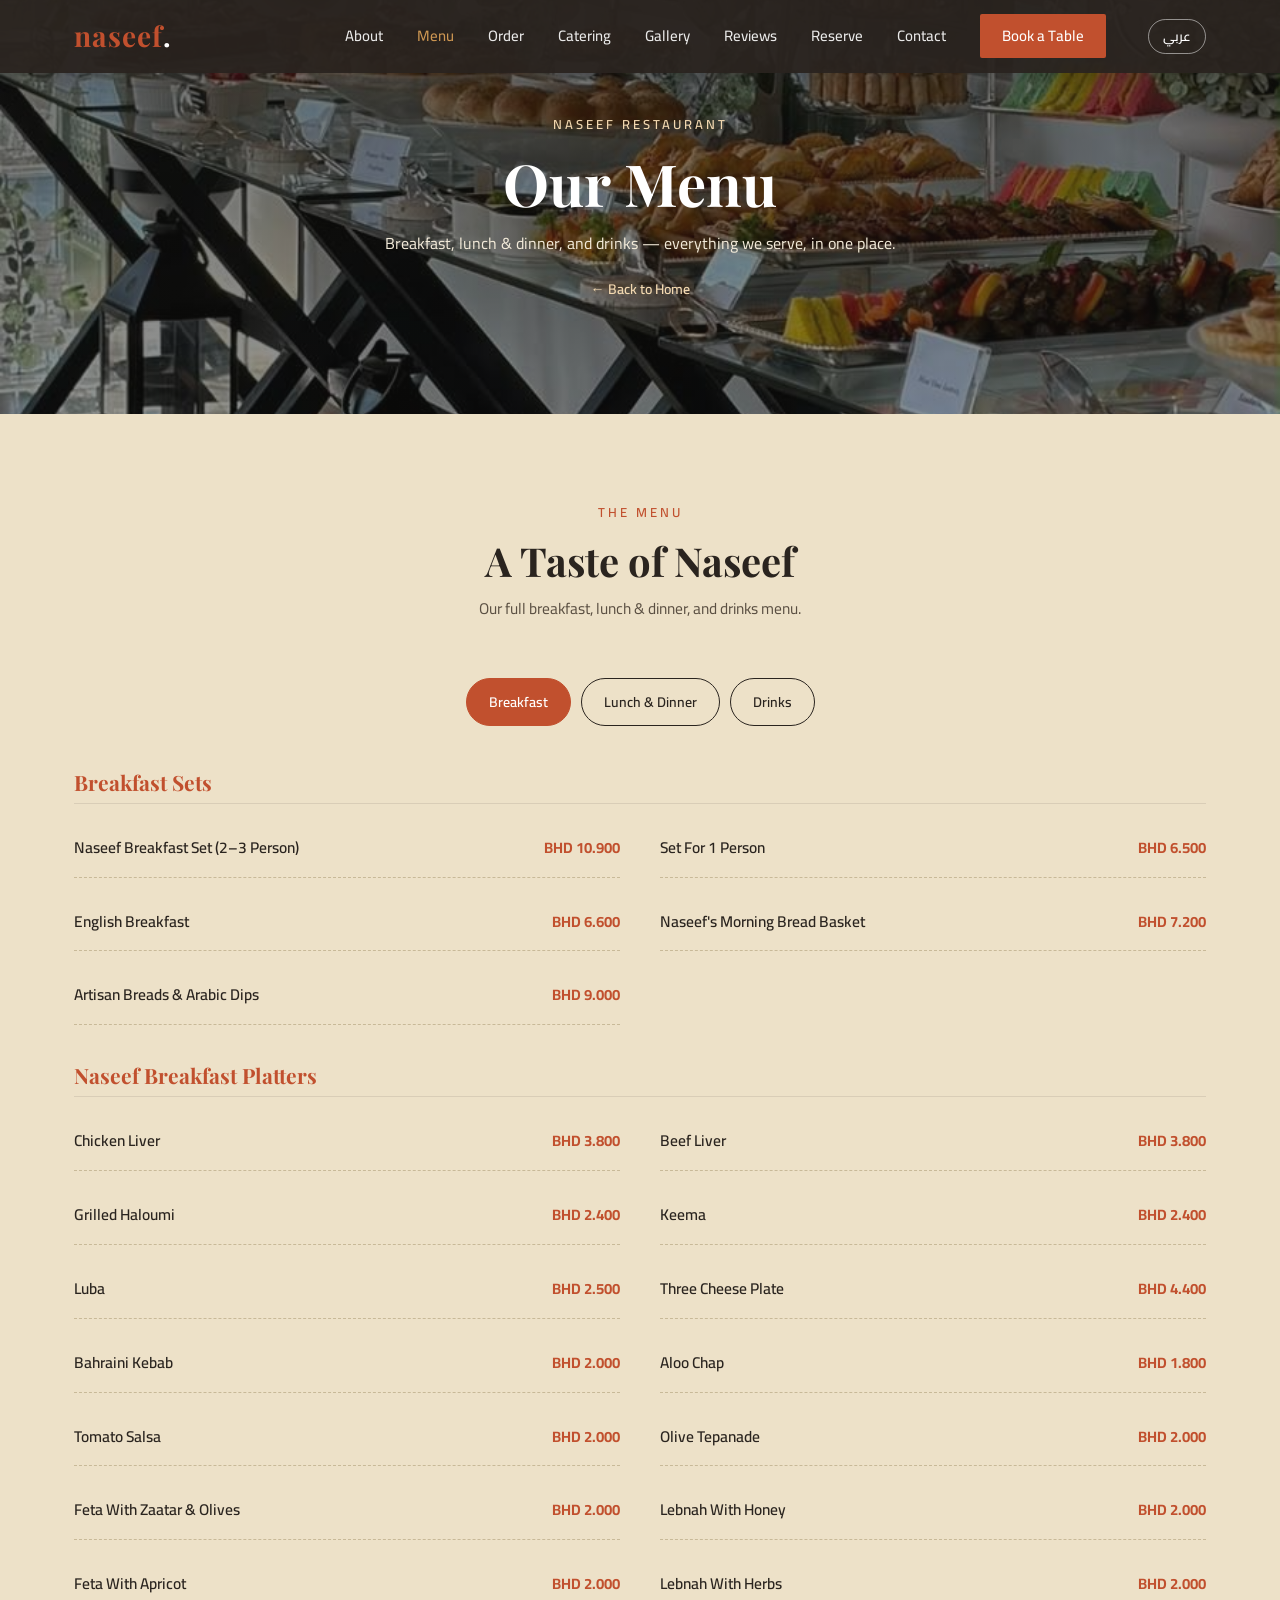
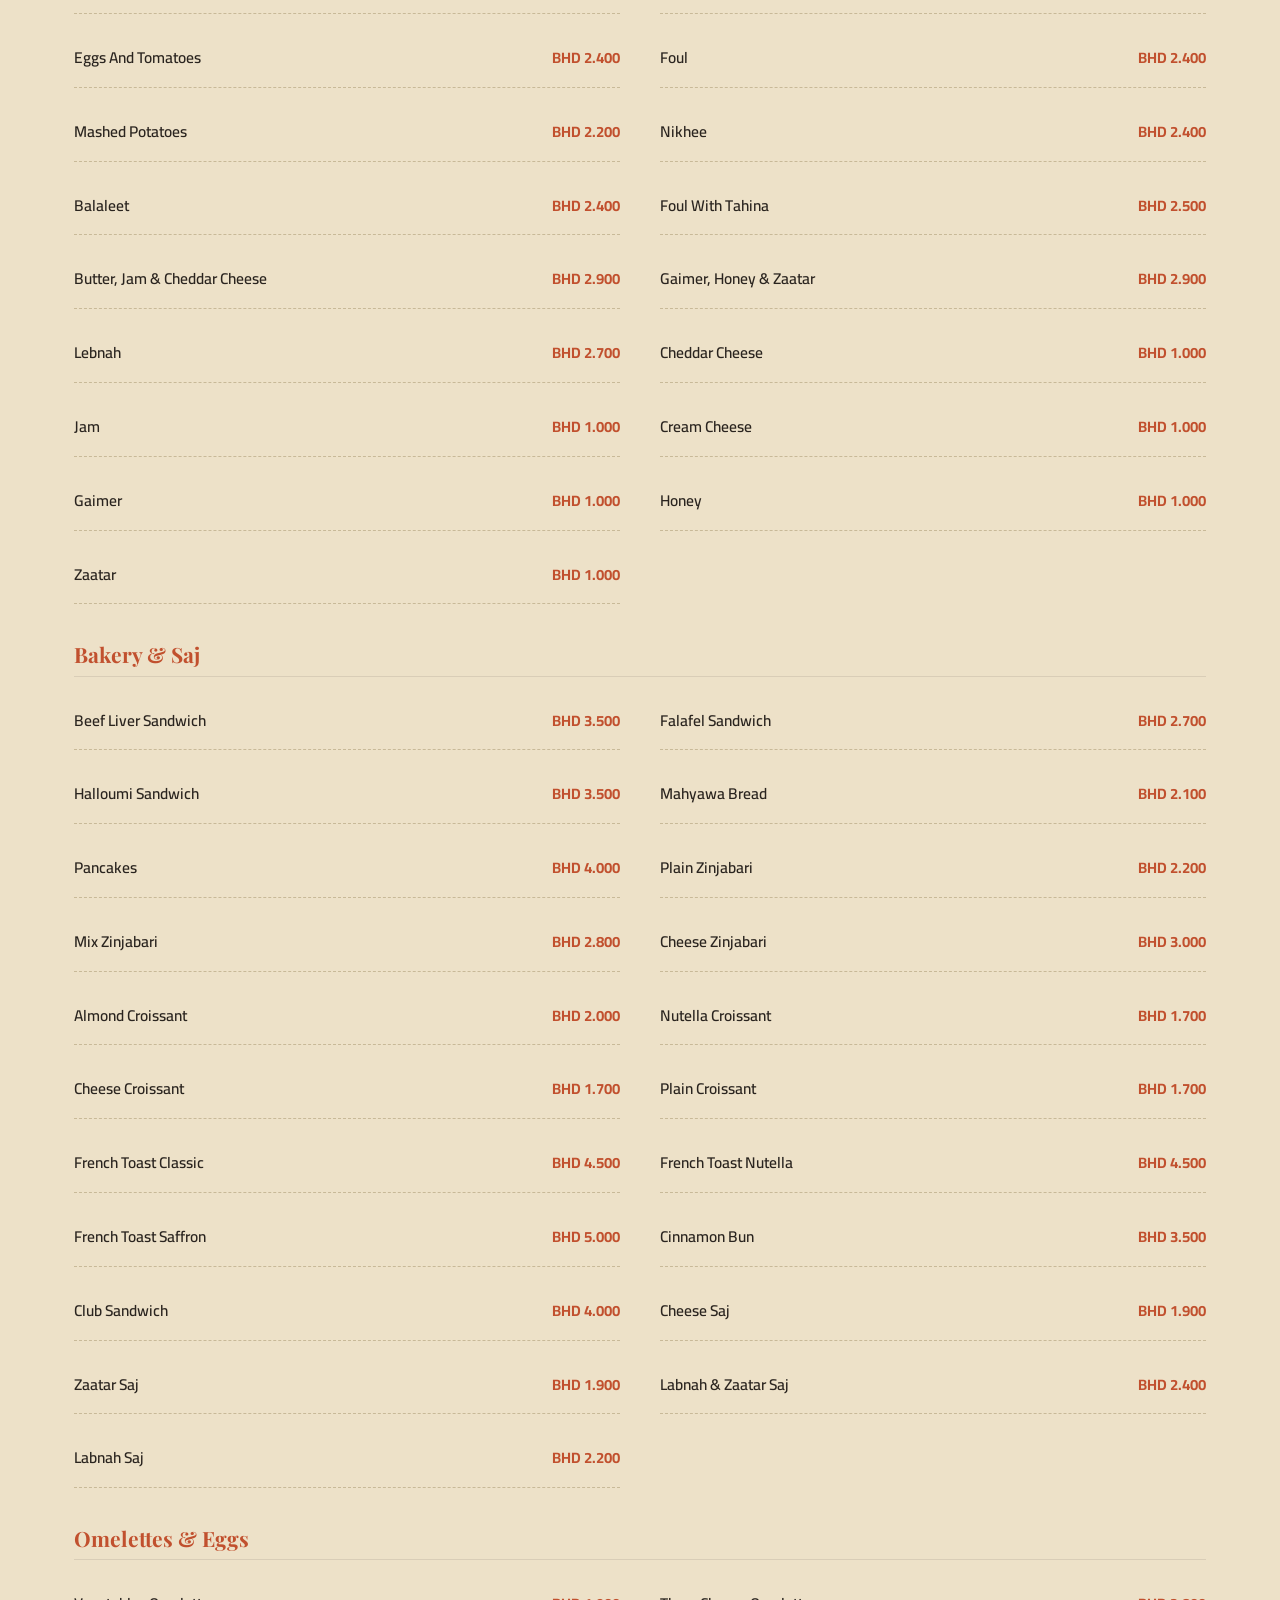
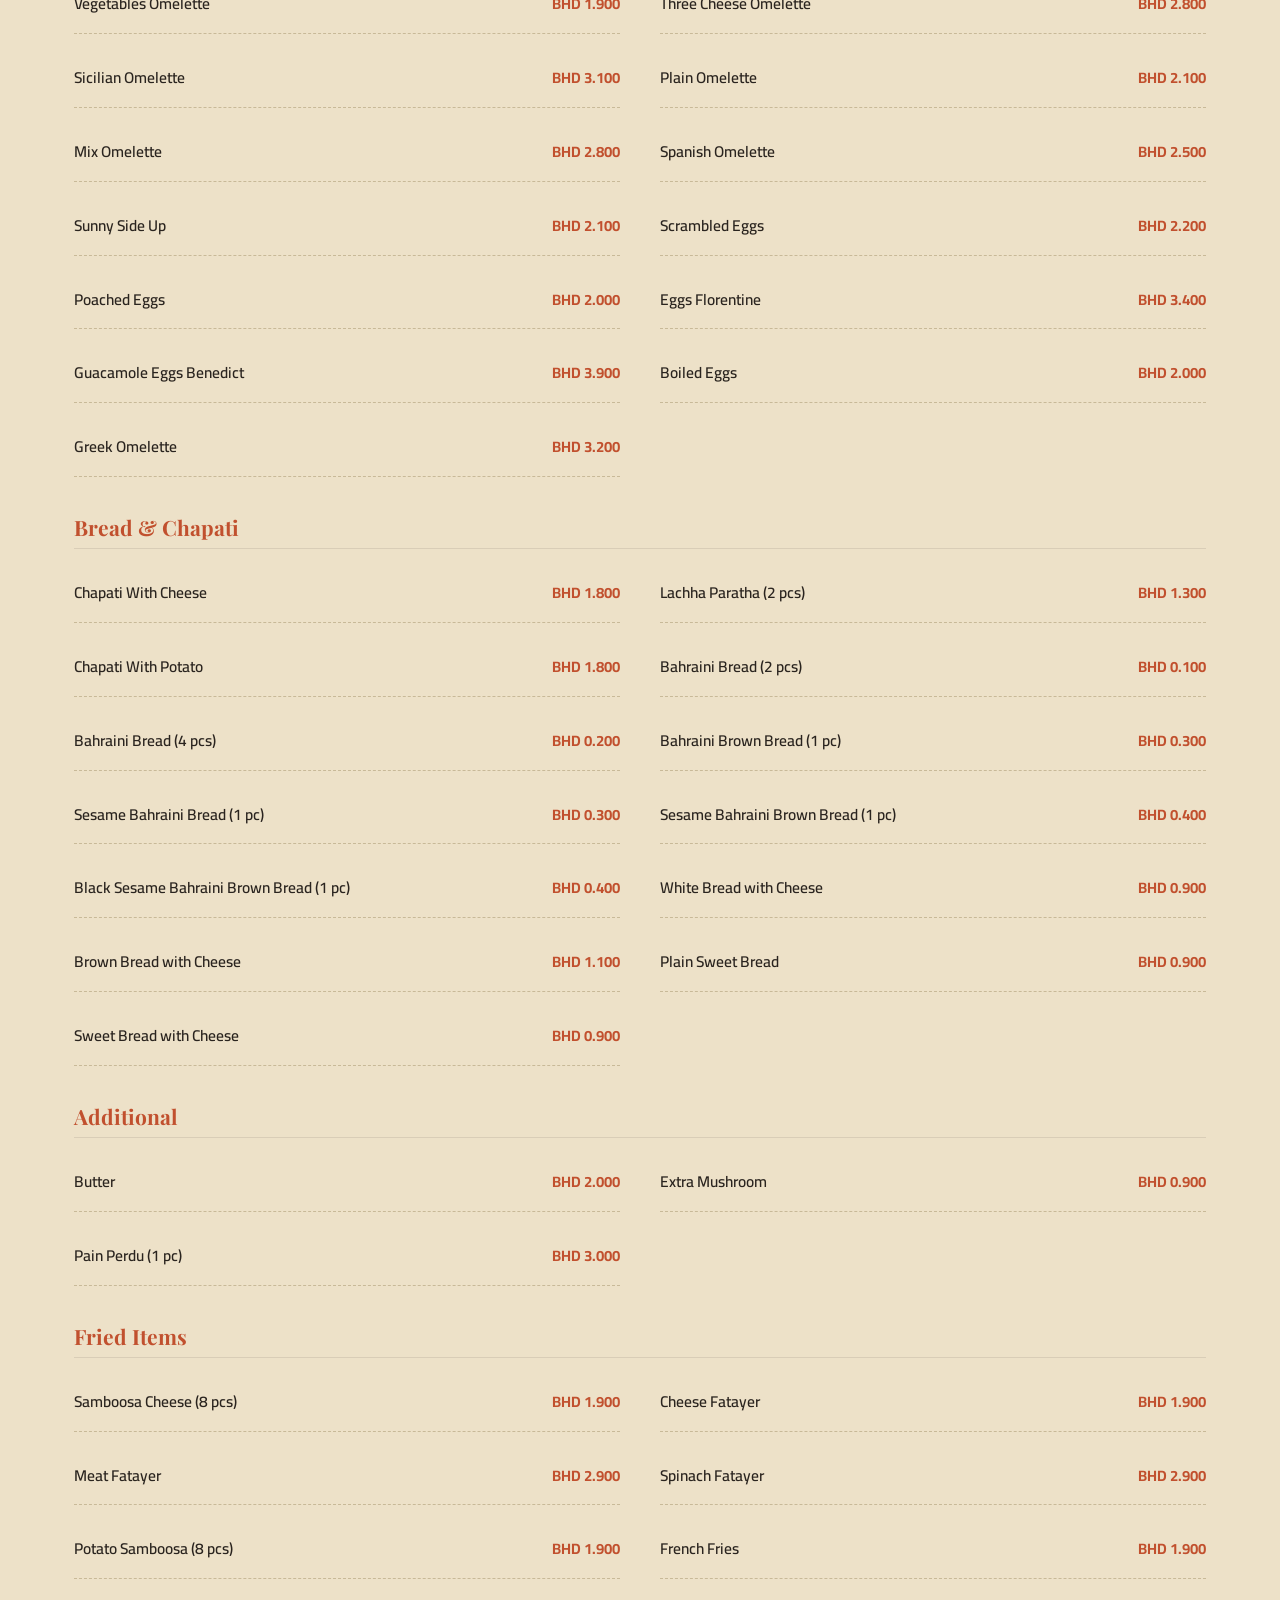
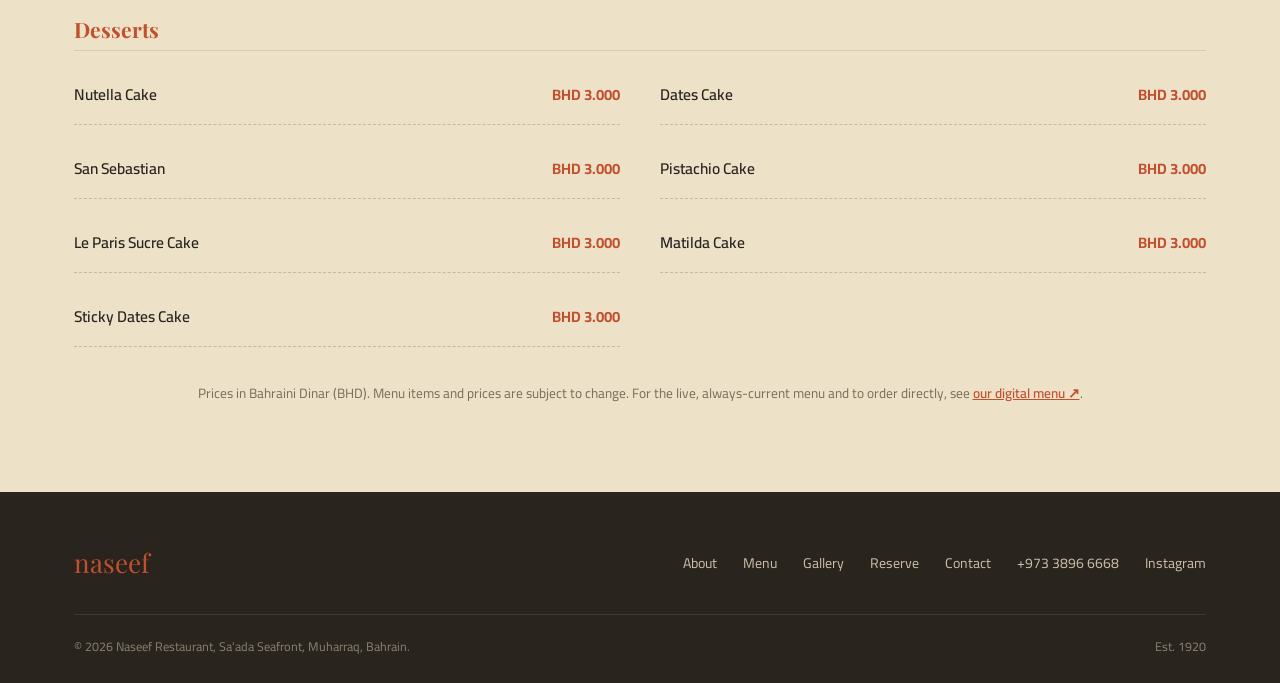
<file: menu.html>
<!DOCTYPE html>
<html lang="en">
<head>
<meta charset="UTF-8">
<meta name="viewport" content="width=device-width, initial-scale=1.0">
<title>Menu | Naseef Restaurant</title>
<meta name="description" content="Full menu for Naseef Restaurant — breakfast, lunch &amp; dinner, and drinks — Sa'ada Seafront, Muharraq, Bahrain.">
<link rel="preconnect" href="https://fonts.googleapis.com">
<link href="https://fonts.googleapis.com/css2?family=Playfair+Display:wght@500;600;700;800&family=Cairo:wght@300;400;500;600;700&display=swap" rel="stylesheet">
<link rel="stylesheet" href="style.css">
</head>
<body>

<header id="siteHeader" class="scrolled">
  <div class="wrap">
    <nav>
      <a href="index.html#top" class="logo">naseef<span>.</span></a>
      <div class="nav-links" id="navLinks">
        <a href="index.html#about">About</a>
        <a href="menu.html" style="color:#e0a458;">Menu</a>
        <a href="index.html#order">Order</a>
        <a href="catering.html">Catering</a>
        <a href="gallery.html">Gallery</a>
        <a href="index.html#reviews">Reviews</a>
        <a href="index.html#reserve">Reserve</a>
        <a href="index.html#contact">Contact</a>
        <a href="index.html#reserve" class="nav-cta">Book a Table</a>
        <a href="menu-ar.html" class="lang-switch">عربي</a>
      </div>
      <button class="nav-toggle" id="navToggle">&#9776;</button>
    </nav>
  </div>
</header>

<section class="mini-hero mh-catering">
  <div class="wrap">
    <span class="eyebrow">Naseef Restaurant</span>
    <h1>Our Menu</h1>
    <p>Breakfast, lunch &amp; dinner, and drinks — everything we serve, in one place.</p>
    <a href="index.html" class="back-link">&larr; Back to Home</a>
  </div>
</section>

<section class="menu" id="menu">
  <div class="wrap">
    <div class="section-head">
      <span class="eyebrow">The Menu</span>
      <h2>A Taste of Naseef</h2>
      <p>Our full breakfast, lunch &amp; dinner, and drinks menu.</p>
    </div>

    <div class="menu-tabs">
      <button class="menu-tab active" data-tab="breakfast">Breakfast</button>
      <button class="menu-tab" data-tab="lunchdinner">Lunch &amp; Dinner</button>
      <button class="menu-tab" data-tab="drinks">Drinks</button>
    </div>

    <div class="menu-panel active" id="tab-breakfast">
      <h3 class="menu-subhead">Breakfast Sets</h3>
      <div class="menu-grid">
        <div class="menu-item"><div class="names"><span class="en">Naseef Breakfast Set (2–3 Person)</span></div><span class="price">BHD 10.900</span></div>
        <div class="menu-item"><div class="names"><span class="en">Set For 1 Person</span></div><span class="price">BHD 6.500</span></div>
        <div class="menu-item"><div class="names"><span class="en">English Breakfast</span></div><span class="price">BHD 6.600</span></div>
        <div class="menu-item"><div class="names"><span class="en">Naseef's Morning Bread Basket</span></div><span class="price">BHD 7.200</span></div>
        <div class="menu-item"><div class="names"><span class="en">Artisan Breads &amp; Arabic Dips</span></div><span class="price">BHD 9.000</span></div>
      </div>
      <h3 class="menu-subhead">Naseef Breakfast Platters</h3>
      <div class="menu-grid">
        <div class="menu-item"><div class="names"><span class="en">Chicken Liver</span></div><span class="price">BHD 3.800</span></div>
        <div class="menu-item"><div class="names"><span class="en">Beef Liver</span></div><span class="price">BHD 3.800</span></div>
        <div class="menu-item"><div class="names"><span class="en">Grilled Haloumi</span></div><span class="price">BHD 2.400</span></div>
        <div class="menu-item"><div class="names"><span class="en">Keema</span></div><span class="price">BHD 2.400</span></div>
        <div class="menu-item"><div class="names"><span class="en">Luba</span></div><span class="price">BHD 2.500</span></div>
        <div class="menu-item"><div class="names"><span class="en">Three Cheese Plate</span></div><span class="price">BHD 4.400</span></div>
        <div class="menu-item"><div class="names"><span class="en">Bahraini Kebab</span></div><span class="price">BHD 2.000</span></div>
        <div class="menu-item"><div class="names"><span class="en">Aloo Chap</span></div><span class="price">BHD 1.800</span></div>
        <div class="menu-item"><div class="names"><span class="en">Tomato Salsa</span></div><span class="price">BHD 2.000</span></div>
        <div class="menu-item"><div class="names"><span class="en">Olive Tepanade</span></div><span class="price">BHD 2.000</span></div>
        <div class="menu-item"><div class="names"><span class="en">Feta With Zaatar &amp; Olives</span></div><span class="price">BHD 2.000</span></div>
        <div class="menu-item"><div class="names"><span class="en">Lebnah With Honey</span></div><span class="price">BHD 2.000</span></div>
        <div class="menu-item"><div class="names"><span class="en">Feta With Apricot</span></div><span class="price">BHD 2.000</span></div>
        <div class="menu-item"><div class="names"><span class="en">Lebnah With Herbs</span></div><span class="price">BHD 2.000</span></div>
        <div class="menu-item"><div class="names"><span class="en">Eggs And Tomatoes</span></div><span class="price">BHD 2.400</span></div>
        <div class="menu-item"><div class="names"><span class="en">Foul</span></div><span class="price">BHD 2.400</span></div>
        <div class="menu-item"><div class="names"><span class="en">Mashed Potatoes</span></div><span class="price">BHD 2.200</span></div>
        <div class="menu-item"><div class="names"><span class="en">Nikhee</span></div><span class="price">BHD 2.400</span></div>
        <div class="menu-item"><div class="names"><span class="en">Balaleet</span></div><span class="price">BHD 2.400</span></div>
        <div class="menu-item"><div class="names"><span class="en">Foul With Tahina</span></div><span class="price">BHD 2.500</span></div>
        <div class="menu-item"><div class="names"><span class="en">Butter, Jam &amp; Cheddar Cheese</span></div><span class="price">BHD 2.900</span></div>
        <div class="menu-item"><div class="names"><span class="en">Gaimer, Honey &amp; Zaatar</span></div><span class="price">BHD 2.900</span></div>
        <div class="menu-item"><div class="names"><span class="en">Lebnah</span></div><span class="price">BHD 2.700</span></div>
        <div class="menu-item"><div class="names"><span class="en">Cheddar Cheese</span></div><span class="price">BHD 1.000</span></div>
        <div class="menu-item"><div class="names"><span class="en">Jam</span></div><span class="price">BHD 1.000</span></div>
        <div class="menu-item"><div class="names"><span class="en">Cream Cheese</span></div><span class="price">BHD 1.000</span></div>
        <div class="menu-item"><div class="names"><span class="en">Gaimer</span></div><span class="price">BHD 1.000</span></div>
        <div class="menu-item"><div class="names"><span class="en">Honey</span></div><span class="price">BHD 1.000</span></div>
        <div class="menu-item"><div class="names"><span class="en">Zaatar</span></div><span class="price">BHD 1.000</span></div>
      </div>
      <h3 class="menu-subhead">Bakery &amp; Saj</h3>
      <div class="menu-grid">
        <div class="menu-item"><div class="names"><span class="en">Beef Liver Sandwich</span></div><span class="price">BHD 3.500</span></div>
        <div class="menu-item"><div class="names"><span class="en">Falafel Sandwich</span></div><span class="price">BHD 2.700</span></div>
        <div class="menu-item"><div class="names"><span class="en">Halloumi Sandwich</span></div><span class="price">BHD 3.500</span></div>
        <div class="menu-item"><div class="names"><span class="en">Mahyawa Bread</span></div><span class="price">BHD 2.100</span></div>
        <div class="menu-item"><div class="names"><span class="en">Pancakes</span></div><span class="price">BHD 4.000</span></div>
        <div class="menu-item"><div class="names"><span class="en">Plain Zinjabari</span></div><span class="price">BHD 2.200</span></div>
        <div class="menu-item"><div class="names"><span class="en">Mix Zinjabari</span></div><span class="price">BHD 2.800</span></div>
        <div class="menu-item"><div class="names"><span class="en">Cheese Zinjabari</span></div><span class="price">BHD 3.000</span></div>
        <div class="menu-item"><div class="names"><span class="en">Almond Croissant</span></div><span class="price">BHD 2.000</span></div>
        <div class="menu-item"><div class="names"><span class="en">Nutella Croissant</span></div><span class="price">BHD 1.700</span></div>
        <div class="menu-item"><div class="names"><span class="en">Cheese Croissant</span></div><span class="price">BHD 1.700</span></div>
        <div class="menu-item"><div class="names"><span class="en">Plain Croissant</span></div><span class="price">BHD 1.700</span></div>
        <div class="menu-item"><div class="names"><span class="en">French Toast Classic</span></div><span class="price">BHD 4.500</span></div>
        <div class="menu-item"><div class="names"><span class="en">French Toast Nutella</span></div><span class="price">BHD 4.500</span></div>
        <div class="menu-item"><div class="names"><span class="en">French Toast Saffron</span></div><span class="price">BHD 5.000</span></div>
        <div class="menu-item"><div class="names"><span class="en">Cinnamon Bun</span></div><span class="price">BHD 3.500</span></div>
        <div class="menu-item"><div class="names"><span class="en">Club Sandwich</span></div><span class="price">BHD 4.000</span></div>
        <div class="menu-item"><div class="names"><span class="en">Cheese Saj</span></div><span class="price">BHD 1.900</span></div>
        <div class="menu-item"><div class="names"><span class="en">Zaatar Saj</span></div><span class="price">BHD 1.900</span></div>
        <div class="menu-item"><div class="names"><span class="en">Labnah &amp; Zaatar Saj</span></div><span class="price">BHD 2.400</span></div>
        <div class="menu-item"><div class="names"><span class="en">Labnah Saj</span></div><span class="price">BHD 2.200</span></div>
      </div>
      <h3 class="menu-subhead">Omelettes &amp; Eggs</h3>
      <div class="menu-grid">
        <div class="menu-item"><div class="names"><span class="en">Vegetables Omelette</span></div><span class="price">BHD 1.900</span></div>
        <div class="menu-item"><div class="names"><span class="en">Three Cheese Omelette</span></div><span class="price">BHD 2.800</span></div>
        <div class="menu-item"><div class="names"><span class="en">Sicilian Omelette</span></div><span class="price">BHD 3.100</span></div>
        <div class="menu-item"><div class="names"><span class="en">Plain Omelette</span></div><span class="price">BHD 2.100</span></div>
        <div class="menu-item"><div class="names"><span class="en">Mix Omelette</span></div><span class="price">BHD 2.800</span></div>
        <div class="menu-item"><div class="names"><span class="en">Spanish Omelette</span></div><span class="price">BHD 2.500</span></div>
        <div class="menu-item"><div class="names"><span class="en">Sunny Side Up</span></div><span class="price">BHD 2.100</span></div>
        <div class="menu-item"><div class="names"><span class="en">Scrambled Eggs</span></div><span class="price">BHD 2.200</span></div>
        <div class="menu-item"><div class="names"><span class="en">Poached Eggs</span></div><span class="price">BHD 2.000</span></div>
        <div class="menu-item"><div class="names"><span class="en">Eggs Florentine</span></div><span class="price">BHD 3.400</span></div>
        <div class="menu-item"><div class="names"><span class="en">Guacamole Eggs Benedict</span></div><span class="price">BHD 3.900</span></div>
        <div class="menu-item"><div class="names"><span class="en">Boiled Eggs</span></div><span class="price">BHD 2.000</span></div>
        <div class="menu-item"><div class="names"><span class="en">Greek Omelette</span></div><span class="price">BHD 3.200</span></div>
      </div>
      <h3 class="menu-subhead">Bread &amp; Chapati</h3>
      <div class="menu-grid">
        <div class="menu-item"><div class="names"><span class="en">Chapati With Cheese</span></div><span class="price">BHD 1.800</span></div>
        <div class="menu-item"><div class="names"><span class="en">Lachha Paratha (2 pcs)</span></div><span class="price">BHD 1.300</span></div>
        <div class="menu-item"><div class="names"><span class="en">Chapati With Potato</span></div><span class="price">BHD 1.800</span></div>
        <div class="menu-item"><div class="names"><span class="en">Bahraini Bread (2 pcs)</span></div><span class="price">BHD 0.100</span></div>
        <div class="menu-item"><div class="names"><span class="en">Bahraini Bread (4 pcs)</span></div><span class="price">BHD 0.200</span></div>
        <div class="menu-item"><div class="names"><span class="en">Bahraini Brown Bread (1 pc)</span></div><span class="price">BHD 0.300</span></div>
        <div class="menu-item"><div class="names"><span class="en">Sesame Bahraini Bread (1 pc)</span></div><span class="price">BHD 0.300</span></div>
        <div class="menu-item"><div class="names"><span class="en">Sesame Bahraini Brown Bread (1 pc)</span></div><span class="price">BHD 0.400</span></div>
        <div class="menu-item"><div class="names"><span class="en">Black Sesame Bahraini Brown Bread (1 pc)</span></div><span class="price">BHD 0.400</span></div>
        <div class="menu-item"><div class="names"><span class="en">White Bread with Cheese</span></div><span class="price">BHD 0.900</span></div>
        <div class="menu-item"><div class="names"><span class="en">Brown Bread with Cheese</span></div><span class="price">BHD 1.100</span></div>
        <div class="menu-item"><div class="names"><span class="en">Plain Sweet Bread</span></div><span class="price">BHD 0.900</span></div>
        <div class="menu-item"><div class="names"><span class="en">Sweet Bread with Cheese</span></div><span class="price">BHD 0.900</span></div>
      </div>
      <h3 class="menu-subhead">Additional</h3>
      <div class="menu-grid">
        <div class="menu-item"><div class="names"><span class="en">Butter</span></div><span class="price">BHD 2.000</span></div>
        <div class="menu-item"><div class="names"><span class="en">Extra Mushroom</span></div><span class="price">BHD 0.900</span></div>
        <div class="menu-item"><div class="names"><span class="en">Pain Perdu (1 pc)</span></div><span class="price">BHD 3.000</span></div>
      </div>
      <h3 class="menu-subhead">Fried Items</h3>
      <div class="menu-grid">
        <div class="menu-item"><div class="names"><span class="en">Samboosa Cheese (8 pcs)</span></div><span class="price">BHD 1.900</span></div>
        <div class="menu-item"><div class="names"><span class="en">Cheese Fatayer</span></div><span class="price">BHD 1.900</span></div>
        <div class="menu-item"><div class="names"><span class="en">Meat Fatayer</span></div><span class="price">BHD 2.900</span></div>
        <div class="menu-item"><div class="names"><span class="en">Spinach Fatayer</span></div><span class="price">BHD 2.900</span></div>
        <div class="menu-item"><div class="names"><span class="en">Potato Samboosa (8 pcs)</span></div><span class="price">BHD 1.900</span></div>
        <div class="menu-item"><div class="names"><span class="en">French Fries</span></div><span class="price">BHD 1.900</span></div>
      </div>
      <h3 class="menu-subhead">Desserts</h3>
      <div class="menu-grid">
        <div class="menu-item"><div class="names"><span class="en">Nutella Cake</span></div><span class="price">BHD 3.000</span></div>
        <div class="menu-item"><div class="names"><span class="en">Dates Cake</span></div><span class="price">BHD 3.000</span></div>
        <div class="menu-item"><div class="names"><span class="en">San Sebastian</span></div><span class="price">BHD 3.000</span></div>
        <div class="menu-item"><div class="names"><span class="en">Pistachio Cake</span></div><span class="price">BHD 3.000</span></div>
        <div class="menu-item"><div class="names"><span class="en">Le Paris Sucre Cake</span></div><span class="price">BHD 3.000</span></div>
        <div class="menu-item"><div class="names"><span class="en">Matilda Cake</span></div><span class="price">BHD 3.000</span></div>
        <div class="menu-item"><div class="names"><span class="en">Sticky Dates Cake</span></div><span class="price">BHD 3.000</span></div>
      </div>
    </div>

    <div class="menu-panel" id="tab-lunchdinner">
      <h3 class="menu-subhead">Gathering Boxes</h3>
      <div class="menu-grid">
        <div class="menu-item"><div class="names"><span class="en">Signature Gathering Box <span style="display:block;font-weight:400;font-size:12.5px;color:#8a7c64;margin-top:2px;">Crispy mushroom, caprese panini, avocado crispy chicken, chicken tandoori</span></span></div><span class="price">BHD 15.500</span></div>
      </div>
      <h3 class="menu-subhead">Soup</h3>
      <div class="menu-grid">
        <div class="menu-item"><div class="names"><span class="en">Lentil Soup</span></div><span class="price">BHD 1.900</span></div>
        <div class="menu-item"><div class="names"><span class="en">Harira Soup</span></div><span class="price">BHD 3.500</span></div>
        <div class="menu-item"><div class="names"><span class="en">Mushroom Soup</span></div><span class="price">BHD 3.400</span></div>
      </div>
      <h3 class="menu-subhead">Salads</h3>
      <div class="menu-grid">
        <div class="menu-item"><div class="names"><span class="en">Naseef Signature Salad</span></div><span class="price">BHD 3.600</span></div>
        <div class="menu-item"><div class="names"><span class="en">Fattoush</span></div><span class="price">BHD 3.300</span></div>
        <div class="menu-item"><div class="names"><span class="en">Mexican Black Quinoa</span></div><span class="price">BHD 5.200</span></div>
        <div class="menu-item"><div class="names"><span class="en">Seafood Salad</span></div><span class="price">BHD 5.500</span></div>
        <div class="menu-item"><div class="names"><span class="en">Green Salad</span></div><span class="price">BHD 3.500</span></div>
        <div class="menu-item"><div class="names"><span class="en">Tabbouleh</span></div><span class="price">BHD 2.800</span></div>
        <div class="menu-item"><div class="names"><span class="en">Rocca Salad</span></div><span class="price">BHD 3.100</span></div>
        <div class="menu-item"><div class="names"><span class="en">Avocado Seafood Tartar</span></div><span class="price">BHD 5.200</span></div>
        <div class="menu-item"><div class="names"><span class="en">Four Season Chicken Salad</span></div><span class="price">BHD 4.600</span></div>
        <div class="menu-item"><div class="names"><span class="en">Chicken Caesar Salad</span></div><span class="price">BHD 3.600</span></div>
        <div class="menu-item"><div class="names"><span class="en">Mattai Salad</span></div><span class="price">BHD 4.200</span></div>
        <div class="menu-item"><div class="names"><span class="en">Mango Salad</span></div><span class="price">BHD 3.000</span></div>
      </div>
      <h3 class="menu-subhead">Cold Appetizers</h3>
      <div class="menu-grid">
        <div class="menu-item"><div class="names"><span class="en">Vine Leaves</span></div><span class="price">Ask your server</span></div>
        <div class="menu-item"><div class="names"><span class="en">Mediterranean Cold Appetizers</span></div><span class="price">BHD 4.800</span></div>
        <div class="menu-item"><div class="names"><span class="en">Hummus</span></div><span class="price">BHD 2.000</span></div>
        <div class="menu-item"><div class="names"><span class="en">Moutabel</span></div><span class="price">BHD 2.300</span></div>
        <div class="menu-item"><div class="names"><span class="en">Hummus with Lamb &amp; Pine Nuts</span></div><span class="price">BHD 4.000</span></div>
        <div class="menu-item"><div class="names"><span class="en">Hummus with Meat Tikka</span></div><span class="price">BHD 3.600</span></div>
        <div class="menu-item"><div class="names"><span class="en">Hummus With Avocado</span></div><span class="price">BHD 4.000</span></div>
        <div class="menu-item"><div class="names"><span class="en">Lamb Kebab Nachos</span></div><span class="price">BHD 4.000</span></div>
        <div class="menu-item"><div class="names"><span class="en">Stuffed Aubergine</span></div><span class="price">Ask your server</span></div>
      </div>
      <h3 class="menu-subhead">Hot Appetizers</h3>
      <div class="menu-grid">
        <div class="menu-item"><div class="names"><span class="en">EBI Prawns</span></div><span class="price">BHD 6.200</span></div>
        <div class="menu-item"><div class="names"><span class="en">Chicken Dynamite</span></div><span class="price">BHD 3.900</span></div>
        <div class="menu-item"><div class="names"><span class="en">Shrimp Dynamite</span></div><span class="price">BHD 4.600</span></div>
        <div class="menu-item"><div class="names"><span class="en">Crispy Fried Calamari</span></div><span class="price">BHD 4.400</span></div>
        <div class="menu-item"><div class="names"><span class="en">Arancini With Pink Cheese Sauce</span></div><span class="price">BHD 4.200</span></div>
      </div>
      <h3 class="menu-subhead">Seafood Section</h3>
      <div class="menu-grid">
        <div class="menu-item"><div class="names"><span class="en">Shrimp Masala</span></div><span class="price">BHD 5.000</span></div>
        <div class="menu-item"><div class="names"><span class="en">Fried Chanad With White Rice</span></div><span class="price">Ask your server</span></div>
        <div class="menu-item"><div class="names"><span class="en">Grilled Salmon</span></div><span class="price">BHD 7.500</span></div>
        <div class="menu-item"><div class="names"><span class="en">Prawn Thermidor</span></div><span class="price">BHD 7.800</span></div>
        <div class="menu-item"><div class="names"><span class="en">Safi Fried</span></div><span class="price">BHD 6.200</span></div>
        <div class="menu-item"><div class="names"><span class="en">Safi Matfi</span></div><span class="price">BHD 6.600</span></div>
        <div class="menu-item"><div class="names"><span class="en">Prawn Biryani</span></div><span class="price">BHD 6.200</span></div>
        <div class="menu-item"><div class="names"><span class="en">Grilled Faskar</span></div><span class="price">BHD 7.000</span></div>
        <div class="menu-item"><div class="names"><span class="en">Hammour Machboos</span></div><span class="price">BHD 10.500</span></div>
        <div class="menu-item"><div class="names"><span class="en">Grilled Sheary With White Rice</span></div><span class="price">BHD 7.000</span></div>
        <div class="menu-item"><div class="names"><span class="en">Grilled Supreme With White Rice</span></div><span class="price">BHD 6.600</span></div>
        <div class="menu-item"><div class="names"><span class="en">Rabib Matfi With Rice</span></div><span class="price">BHD 5.500</span></div>
        <div class="menu-item"><div class="names"><span class="en">Fried Rabib With White Rice</span></div><span class="price">BHD 5.000</span></div>
      </div>
      <h3 class="menu-subhead">Main Courses</h3>
      <div class="menu-grid">
        <div class="menu-item"><div class="names"><span class="en">Mutton Salona</span></div><span class="price">BHD 4.800</span></div>
        <div class="menu-item"><div class="names"><span class="en">Lamb Machboos</span></div><span class="price">BHD 5.400</span></div>
        <div class="menu-item"><div class="names"><span class="en">Chicken Machboos</span></div><span class="price">BHD 4.900</span></div>
        <div class="menu-item"><div class="names"><span class="en">Chicken Biryani</span></div><span class="price">BHD 4.900</span></div>
        <div class="menu-item"><div class="names"><span class="en">Lamb Biryani</span></div><span class="price">BHD 5.800</span></div>
        <div class="menu-item"><div class="names"><span class="en">Lamb Shank</span></div><span class="price">BHD 7.700</span></div>
        <div class="menu-item"><div class="names"><span class="en">Butter Chicken</span></div><span class="price">BHD 4.400</span></div>
        <div class="menu-item"><div class="names"><span class="en">Cashew Chicken Gravy</span></div><span class="price">BHD 4.500</span></div>
        <div class="menu-item"><div class="names"><span class="en">Additional Biryani Rice</span></div><span class="price">BHD 1.300</span></div>
      </div>
      <h3 class="menu-subhead">Grills</h3>
      <div class="menu-grid">
        <div class="menu-item"><div class="names"><span class="en">Bahraini Tikka With Black Lemon</span></div><span class="price">BHD 3.900</span></div>
        <div class="menu-item"><div class="names"><span class="en">Bahraini Tikka with Yogurt</span></div><span class="price">BHD 3.900</span></div>
        <div class="menu-item"><div class="names"><span class="en">Boneless Chicken Tikka</span></div><span class="price">BHD 5.900</span></div>
        <div class="menu-item"><div class="names"><span class="en">Sheesh Tawook</span></div><span class="price">BHD 6.500</span></div>
        <div class="menu-item"><div class="names"><span class="en">Lamb Arayes (Small)</span></div><span class="price">BHD 2.400</span></div>
        <div class="menu-item"><div class="names"><span class="en">Lamb Arayes (Large)</span></div><span class="price">BHD 4.800</span></div>
        <div class="menu-item"><div class="names"><span class="en">Mix Grills (Small)</span></div><span class="price">BHD 9.500</span></div>
        <div class="menu-item"><div class="names"><span class="en">Mix Grills (Medium)</span></div><span class="price">BHD 13.900</span></div>
        <div class="menu-item"><div class="names"><span class="en">Lamb Kebab (3 Skewers)</span></div><span class="price">BHD 6.800</span></div>
        <div class="menu-item"><div class="names"><span class="en">Half Grilled Chicken</span></div><span class="price">Ask your server</span></div>
        <div class="menu-item"><div class="names"><span class="en">Meat Tikka</span></div><span class="price">BHD 5.500</span></div>
        <div class="menu-item"><div class="names"><span class="en">Chicken Kebab</span></div><span class="price">BHD 5.900</span></div>
        <div class="menu-item"><div class="names"><span class="en">Lamb Kofta With White Rice</span></div><span class="price">BHD 5.500</span></div>
        <div class="menu-item"><div class="names"><span class="en">Saini Kebab</span></div><span class="price">BHD 5.500</span></div>
        <div class="menu-item"><div class="names"><span class="en">Meat Mixed Grills (Small)</span></div><span class="price">BHD 10.900</span></div>
      </div>
      <h3 class="menu-subhead">Pasta &amp; Risotto</h3>
      <div class="menu-grid">
        <div class="menu-item"><div class="names"><span class="en">Fried Rice</span></div><span class="price">BHD 2.200</span></div>
        <div class="menu-item"><div class="names"><span class="en">Arabiatta Pasta</span></div><span class="price">BHD 6.700</span></div>
        <div class="menu-item"><div class="names"><span class="en">Seafood Pasta</span></div><span class="price">BHD 6.700</span></div>
        <div class="menu-item"><div class="names"><span class="en">Alfredo Pasta</span></div><span class="price">BHD 5.400</span></div>
        <div class="menu-item"><div class="names"><span class="en">Naseef Signature Pasta</span></div><span class="price">BHD 5.100</span></div>
        <div class="menu-item"><div class="names"><span class="en">Traditional Macaroni Pasta</span></div><span class="price">BHD 3.500</span></div>
        <div class="menu-item"><div class="names"><span class="en">Mushroom Pasta</span></div><span class="price">BHD 4.200</span></div>
        <div class="menu-item"><div class="names"><span class="en">Gnocchi in Pesto Cream</span></div><span class="price">BHD 5.500</span></div>
      </div>
      <h3 class="menu-subhead">Desserts</h3>
      <div class="menu-grid">
        <div class="menu-item"><div class="names"><span class="en">San Sebastian</span></div><span class="price">BHD 3.000</span></div>
        <div class="menu-item"><div class="names"><span class="en">Dates Cake</span></div><span class="price">BHD 3.000</span></div>
        <div class="menu-item"><div class="names"><span class="en">Pistachio Cake</span></div><span class="price">BHD 3.000</span></div>
        <div class="menu-item"><div class="names"><span class="en">Almond English Cake</span></div><span class="price">BHD 3.000</span></div>
        <div class="menu-item"><div class="names"><span class="en">Mille Feuille</span></div><span class="price">BHD 3.000</span></div>
        <div class="menu-item"><div class="names"><span class="en">Le Paris Sucre</span></div><span class="price">BHD 3.000</span></div>
        <div class="menu-item"><div class="names"><span class="en">Saffron Milk Cake</span></div><span class="price">BHD 3.000</span></div>
        <div class="menu-item"><div class="names"><span class="en">Nutella Cake</span></div><span class="price">BHD 3.000</span></div>
      </div>
      <h3 class="menu-subhead">Kids Menu</h3>
      <div class="menu-grid">
        <div class="menu-item"><div class="names"><span class="en">Fish &amp; Chips</span></div><span class="price">BHD 5.000</span></div>
        <div class="menu-item"><div class="names"><span class="en">French Fries For Kids</span></div><span class="price">BHD 1.900</span></div>
        <div class="menu-item"><div class="names"><span class="en">Chicken Nuggets with French Fries</span></div><span class="price">BHD 3.000</span></div>
        <div class="menu-item"><div class="names"><span class="en">Sesame Fried Chicken with French Fries</span></div><span class="price">BHD 3.500</span></div>
        <div class="menu-item"><div class="names"><span class="en">Chicken Stripes with French Fries</span></div><span class="price">BHD 3.500</span></div>
        <div class="menu-item"><div class="names"><span class="en">Chicken Piccata</span></div><span class="price">BHD 3.800</span></div>
        <div class="menu-item"><div class="names"><span class="en">Mac N Cheese</span></div><span class="price">BHD 3.500</span></div>
      </div>
      <h3 class="menu-subhead">Sandwich &amp; Saj</h3>
      <div class="menu-grid">
        <div class="menu-item"><div class="names"><span class="en">Beef Liver Sandwich</span></div><span class="price">BHD 3.500</span></div>
        <div class="menu-item"><div class="names"><span class="en">Club Sandwich</span></div><span class="price">BHD 4.000</span></div>
        <div class="menu-item"><div class="names"><span class="en">Chicken Tikka Wrap</span></div><span class="price">BHD 3.500</span></div>
        <div class="menu-item"><div class="names"><span class="en">Chicken Kebab Wrap</span></div><span class="price">BHD 3.500</span></div>
        <div class="menu-item"><div class="names"><span class="en">Chicken Mayonnaise Sandwich</span></div><span class="price">BHD 3.500</span></div>
        <div class="menu-item"><div class="names"><span class="en">Falafel Sandwich</span></div><span class="price">BHD 2.700</span></div>
        <div class="menu-item"><div class="names"><span class="en">Beef Steak Sandwich</span></div><span class="price">BHD 4.400</span></div>
        <div class="menu-item"><div class="names"><span class="en">Smoked Turkey Sandwich</span></div><span class="price">BHD 3.700</span></div>
        <div class="menu-item"><div class="names"><span class="en">Beef Fajita Wrap</span></div><span class="price">BHD 4.200</span></div>
        <div class="menu-item"><div class="names"><span class="en">Chicken Fajita</span></div><span class="price">BHD 3.500</span></div>
        <div class="menu-item"><div class="names"><span class="en">Halloumi Pesto Sandwich</span></div><span class="price">BHD 3.500</span></div>
      </div>
    </div>

    <div class="menu-panel" id="tab-drinks">
      <h3 class="menu-subhead">Drinks</h3>
      <div class="menu-grid">
        <div class="menu-item"><div class="names"><span class="en">Water (500ml)</span></div><span class="price">BHD 0.800</span></div>
        <div class="menu-item"><div class="names"><span class="en">Water (1.5L)</span></div><span class="price">BHD 1.000</span></div>
        <div class="menu-item"><div class="names"><span class="en">Perrier Water (330ml)</span></div><span class="price">BHD 1.300</span></div>
        <div class="menu-item"><div class="names"><span class="en">Soft Drinks</span></div><span class="price">BHD 1.000</span></div>
      </div>
      <h3 class="menu-subhead">Coffee</h3>
      <div class="menu-grid">
        <div class="menu-item"><div class="names"><span class="en">Hot Cappuccino</span></div><span class="price">BHD 2.100</span></div>
        <div class="menu-item"><div class="names"><span class="en">Hot Tiramisu Latte</span></div><span class="price">BHD 2.500</span></div>
        <div class="menu-item"><div class="names"><span class="en">Hot Salted Dates Caramel</span></div><span class="price">BHD 2.500</span></div>
        <div class="menu-item"><div class="names"><span class="en">Cold Salted Dates Caramel</span></div><span class="price">BHD 2.500</span></div>
        <div class="menu-item"><div class="names"><span class="en">Cold Tiramisu Latte</span></div><span class="price">BHD 2.500</span></div>
        <div class="menu-item"><div class="names"><span class="en">Hot Americano</span></div><span class="price">BHD 1.900</span></div>
        <div class="menu-item"><div class="names"><span class="en">Espresso (Single)</span></div><span class="price">BHD 1.100</span></div>
        <div class="menu-item"><div class="names"><span class="en">Espresso (Double)</span></div><span class="price">BHD 1.800</span></div>
        <div class="menu-item"><div class="names"><span class="en">Cortado</span></div><span class="price">BHD 1.600</span></div>
        <div class="menu-item"><div class="names"><span class="en">Iced Caramel Latte</span></div><span class="price">BHD 1.600</span></div>
        <div class="menu-item"><div class="names"><span class="en">Hot Spanish Latte</span></div><span class="price">BHD 2.700</span></div>
        <div class="menu-item"><div class="names"><span class="en">Mocha Latte</span></div><span class="price">BHD 2.200</span></div>
        <div class="menu-item"><div class="names"><span class="en">Iced Cappuccino</span></div><span class="price">BHD 2.100</span></div>
        <div class="menu-item"><div class="names"><span class="en">Vanilla Fribo</span></div><span class="price">BHD 2.400</span></div>
        <div class="menu-item"><div class="names"><span class="en">V60</span></div><span class="price">BHD 2.600</span></div>
        <div class="menu-item"><div class="names"><span class="en">Iced Americano</span></div><span class="price">BHD 1.900</span></div>
        <div class="menu-item"><div class="names"><span class="en">Iced Rose Spanish Latte</span></div><span class="price">BHD 2.800</span></div>
        <div class="menu-item"><div class="names"><span class="en">Ice Mocha</span></div><span class="price">BHD 1.600</span></div>
        <div class="menu-item"><div class="names"><span class="en">Cold Spanish Latte</span></div><span class="price">BHD 2.200</span></div>
      </div>
      <h3 class="menu-subhead">Tea</h3>
      <div class="menu-grid">
        <div class="menu-item"><div class="names"><span class="en">Karak Tea</span></div><span class="price">BHD 1.100</span></div>
      </div>
      <h3 class="menu-subhead">Juice</h3>
      <div class="menu-grid">
        <div class="menu-item"><div class="names"><span class="en">Mango Juice</span></div><span class="price">BHD 2.500</span></div>
        <div class="menu-item"><div class="names"><span class="en">Watermelon Juice</span></div><span class="price">Ask your server</span></div>
        <div class="menu-item"><div class="names"><span class="en">Carrot Juice</span></div><span class="price">BHD 2.400</span></div>
        <div class="menu-item"><div class="names"><span class="en">Orange Juice</span></div><span class="price">BHD 2.400</span></div>
        <div class="menu-item"><div class="names"><span class="en">Pineapple Juice</span></div><span class="price">BHD 2.400</span></div>
      </div>
      <h3 class="menu-subhead">Mojito</h3>
      <div class="menu-grid">
        <div class="menu-item"><div class="names"><span class="en">Classic Mojito</span></div><span class="price">BHD 3.000</span></div>
        <div class="menu-item"><div class="names"><span class="en">Strawberry Lemonade Mojito</span></div><span class="price">BHD 2.400</span></div>
        <div class="menu-item"><div class="names"><span class="en">Naseef Special Drink</span></div><span class="price">BHD 2.800</span></div>
        <div class="menu-item"><div class="names"><span class="en">Rose Milk</span></div><span class="price">BHD 2.200</span></div>
        <div class="menu-item"><div class="names"><span class="en">Strawberry Mojito</span></div><span class="price">BHD 3.000</span></div>
        <div class="menu-item"><div class="names"><span class="en">Peach Refresher</span></div><span class="price">BHD 2.400</span></div>
        <div class="menu-item"><div class="names"><span class="en">Rio Blue Lemonade Mojito</span></div><span class="price">BHD 3.000</span></div>
        <div class="menu-item"><div class="names"><span class="en">Peach Lemonade Mojito</span></div><span class="price">BHD 2.400</span></div>
      </div>
    </div>

    <p class="menu-note">Prices in Bahraini Dinar (BHD). Menu items and prices are subject to change. For the live, always-current menu and to order directly, see <a href="https://app.qlub.io/qr/bh/naseef_bh_muharraq/8/_/_/ad3e17cf8e/qsr/p7yL4?theme=black&amp;lang=en&amp;qsr=dm" target="_blank" rel="noopener">our digital menu ↗</a>.</p>
  </div>
</section>

<footer>
  <div class="wrap">
    <div class="foot-top">
      <div class="foot-logo">naseef</div>
      <div class="foot-links">
        <a href="index.html#about">About</a>
        <a href="menu.html">Menu</a>
        <a href="gallery.html">Gallery</a>
        <a href="index.html#reserve">Reserve</a>
        <a href="index.html#contact">Contact</a>
        <a href="tel:+97338966668">+973 3896&nbsp;6668</a>
        <a href="https://www.instagram.com/naseefrestaurant/" target="_blank" rel="noopener">Instagram</a>
      </div>
    </div>
    <div class="foot-bottom">
      <span>© <span id="year"></span> Naseef Restaurant, Sa'ada Seafront, Muharraq, Bahrain.</span>
      <span>Est. 1920</span>
    </div>
  </div>
</footer>

<script>
  document.getElementById('year').textContent = new Date().getFullYear();
  const navToggle = document.getElementById('navToggle');
  const navLinks = document.getElementById('navLinks');
  navToggle.addEventListener('click', () => navLinks.classList.toggle('open'));

  const tabs = document.querySelectorAll('.menu-tab');
  tabs.forEach(tab => {
    tab.addEventListener('click', () => {
      tabs.forEach(t => t.classList.remove('active'));
      tab.classList.add('active');
      document.querySelectorAll('.menu-panel').forEach(p => p.classList.remove('active'));
      document.getElementById('tab-' + tab.dataset.tab).classList.add('active');
    });
  });
</script>

</body>
</html>
</file>
<file: style.css>
:root{
  --terracotta:#c1502e;
  --terracotta-dark:#9c3f22;
  --cream:#f8f2e7;
  --sand:#ede1c8;
  --charcoal:#2a241f;
  --deep-green:#3f5343;
  --teal:#4f7d82;
  --ink:#3a3128;
  --max:1180px;
}
*{box-sizing:border-box; margin:0; padding:0;}
html{scroll-behavior:smooth;}
body{
  font-family:'Cairo', sans-serif;
  color:var(--ink);
  background:var(--cream);
  line-height:1.6;
}
h1,h2,h3,h4{font-family:'Playfair Display', serif; color:var(--charcoal); line-height:1.2;}
a{text-decoration:none; color:inherit;}
img{max-width:100%; display:block;}
.wrap{max-width:var(--max); margin:0 auto; padding:0 24px;}
section{padding:88px 0;}
.eyebrow{
  text-transform:uppercase; letter-spacing:3px; font-size:13px; font-weight:600;
  color:var(--terracotta); margin-bottom:14px; display:block;
}
.btn{
  display:inline-block; padding:14px 32px; border-radius:2px; font-weight:600;
  font-size:15px; letter-spacing:0.5px; transition:all .25s ease; border:2px solid transparent;
  cursor:pointer;
}
.btn-primary{background:var(--terracotta); color:#fff;}
.btn-primary:hover{background:var(--terracotta-dark);}
.btn-outline{border-color:#fff; color:#fff;}
.btn-outline:hover{background:#fff; color:var(--charcoal);}
.btn-outline-dark{border-color:var(--charcoal); color:var(--charcoal);}
.btn-outline-dark:hover{background:var(--charcoal); color:#fff;}

/* NAV */
header{
  position:fixed; top:0; left:0; right:0; z-index:100;
  background:rgba(42,36,31,0.0); transition:background .3s ease, box-shadow .3s ease;
  padding:22px 0;
}
header.scrolled{background:rgba(42,36,31,0.94); box-shadow:0 2px 18px rgba(0,0,0,0.15); padding:14px 0;}
nav{display:flex; align-items:center; justify-content:space-between;}
.logo{font-family:'Playfair Display', serif; font-size:28px; font-weight:700; color:var(--terracotta); letter-spacing:1px;}
.logo span{color:#fff;}
.nav-links{display:flex; gap:34px; align-items:center;}
.nav-links a{color:#fff; font-size:15px; font-weight:500; opacity:.9;}
.nav-links a:hover{opacity:1; color:var(--terracotta);}
.nav-cta{background:var(--terracotta); color:#fff !important; padding:10px 22px; border-radius:2px; opacity:1 !important;}
.nav-toggle{display:none; color:#fff; font-size:26px; cursor:pointer; background:none; border:none;}

/* HERO */
.hero{
  min-height:100vh; display:flex; align-items:center; position:relative; overflow:hidden;
  background-image:
    linear-gradient(180deg, rgba(20,20,18,.55) 0%, rgba(20,20,18,.35) 45%, rgba(20,20,18,.75) 100%),
    url('images/hero.jpg'),
    linear-gradient(120deg, #1f3b40 0%, #4f7d82 38%, #d99a5b 68%, #c1502e 100%);
  background-size:cover, cover, cover;
  background-position:center, center, center;
  background-repeat:no-repeat, no-repeat, no-repeat;
}
.hero::after{
  content:""; position:absolute; inset:0;
  background-image: radial-gradient(circle at 15% 25%, rgba(255,255,255,0.10) 0, transparent 40%),
                     radial-gradient(circle at 85% 75%, rgba(255,255,255,0.08) 0, transparent 45%);
}
.hero-inner{position:relative; z-index:2; text-align:center; width:100%;}
.hero .eyebrow{color:#f3d9b1; text-align:center;}
.hero h1{
  font-size:clamp(42px, 7vw, 86px); color:#fff; font-weight:700; margin-bottom:18px;
  text-shadow:0 4px 24px rgba(0,0,0,0.25);
}
.hero p.tag{
  color:#f2ead9; font-size:19px; max-width:600px; margin:0 auto 36px; font-weight:400;
}
.hero-btns{display:flex; gap:18px; justify-content:center; flex-wrap:wrap;}
.scroll-cue{
  position:absolute; bottom:34px; left:50%; transform:translateX(-50%); color:#fff; opacity:.8;
  font-size:13px; letter-spacing:2px; text-transform:uppercase; z-index:2;
}

/* MINI HERO (subpages: catering, gallery) */
.mini-hero{
  min-height:46vh; display:flex; align-items:center; position:relative; overflow:hidden; padding-top:90px;
  background-image:
    linear-gradient(180deg, rgba(20,20,18,.6) 0%, rgba(20,20,18,.45) 100%),
    linear-gradient(120deg, #1f3b40 0%, #4f7d82 38%, #d99a5b 68%, #c1502e 100%);
  background-size:cover; background-position:center; background-repeat:no-repeat;
}
.mini-hero.mh-catering{background-image:linear-gradient(180deg, rgba(20,20,18,.6) 0%, rgba(20,20,18,.45) 100%), url('images/catering.jpg'), linear-gradient(120deg, #1f3b40 0%, #4f7d82 38%, #d99a5b 68%, #c1502e 100%); background-size:cover,cover,cover;}
.mini-hero.mh-gallery{background-image:linear-gradient(180deg, rgba(20,20,18,.6) 0%, rgba(20,20,18,.45) 100%), url('images/gallery-1.jpg'), linear-gradient(120deg, #1f3b40 0%, #4f7d82 38%, #d99a5b 68%, #c1502e 100%); background-size:cover,cover,cover;}
.mini-hero .wrap{position:relative; z-index:2; text-align:center; width:100%;}
.mini-hero .eyebrow{color:#f3d9b1;}
.mini-hero h1{font-size:clamp(34px,5.5vw,58px); color:#fff; font-weight:700; margin-bottom:12px;}
.mini-hero p{color:#f2ead9; font-size:16px; max-width:560px; margin:0 auto;}
.back-link{display:inline-block; margin-top:22px; color:#f3d9b1; font-size:14px; font-weight:600;}
.back-link:hover{color:#fff;}

/* STRIP */
.strip{background:var(--charcoal); padding:36px 0;}
.strip .wrap{display:flex; flex-wrap:wrap; justify-content:space-between; gap:24px;}
.strip-item{display:flex; align-items:center; gap:12px; color:#f2ead9; flex:1; min-width:190px;}
.strip-item .ic{font-size:26px;}
.strip-item strong{display:block; font-size:14px; color:#fff;}
.strip-item span.sub{font-size:12.5px; color:#c9bfa9;}

/* ABOUT */
.about{display:grid; grid-template-columns:1fr 1fr; gap:64px; align-items:center;}
.about-media{
  aspect-ratio:4/5; border-radius:6px; position:relative; overflow:hidden;
  background-image:url('images/about.jpg'), linear-gradient(160deg, var(--deep-green), #274037 60%, #1d302a);
  background-size:cover, cover;
  background-position:center, center;
  background-repeat:no-repeat, no-repeat;
  display:flex; align-items:flex-end; justify-content:center; color:#e9e2d0;
}
.about-media .frame-label{
  position:absolute; bottom:0; left:0; right:0; font-size:11.5px; letter-spacing:.5px;
  color:#f2ead9; background:rgba(20,20,18,0.55); padding:8px 14px; text-align:center;
}
.about h2{font-size:38px; margin-bottom:22px;}
.about p{margin-bottom:16px; color:#5a4f42; font-size:15.5px;}
.about-stats{display:flex; gap:36px; margin-top:28px;}
.about-stats div strong{display:block; font-family:'Playfair Display',serif; font-size:30px; color:var(--terracotta);}
.about-stats div span{font-size:12.5px; color:#7a6e5c; letter-spacing:.5px; text-transform:uppercase;}

/* TANOOR */
.tanoor{background:var(--charcoal); padding:70px 0;}
.tanoor .wrap{display:grid; grid-template-columns:1fr 1fr; gap:50px; align-items:center;}
.tanoor .eyebrow{color:#e0a458;}
.tanoor h2{color:#fff; font-size:32px; margin-bottom:16px;}
.tanoor p{color:#d8cdb8; font-size:15.5px;}
.tanoor-media{
  aspect-ratio:16/10; border-radius:6px;
  background-image:url('images/tanoor.jpg'), linear-gradient(160deg,#7a2f18,#3f2317);
  background-size:cover, cover; background-position:center, center; background-repeat:no-repeat, no-repeat;
}
@media (max-width:900px){ .tanoor .wrap{grid-template-columns:1fr;} }

/* ORDER ONLINE */
.order-online{background:var(--sand);}
.order-pills{display:flex; flex-wrap:wrap; justify-content:center; gap:16px;}
.order-pill{
  display:inline-flex; align-items:center; gap:10px; background:#f6ecd9; color:var(--charcoal);
  border:1.5px solid rgba(42,36,31,0.14); border-radius:999px; padding:14px 26px; font-size:14.5px;
  font-weight:600; box-shadow:0 4px 14px rgba(42,36,31,0.06); transition:transform .2s ease, box-shadow .2s ease, background .2s ease;
}
.order-pill .ic{font-size:18px; line-height:1;}
.order-pill:hover{transform:translateY(-3px); box-shadow:0 10px 24px rgba(42,36,31,0.12); background:#f0e2c8;}
.order-pill-primary{background:var(--terracotta); color:#fff; border-color:var(--terracotta);}
.order-pill-primary:hover{background:var(--terracotta-dark); color:#fff;}
@media (max-width:600px){ .order-pills{flex-direction:column; align-items:stretch;} .order-pill{justify-content:center;} }

/* MENU */
.menu{background:var(--sand);}
.section-head{text-align:center; max-width:640px; margin:0 auto 56px;}
.section-head h2{font-size:40px;}
.section-head p{color:#5a4f42; margin-top:12px; font-size:15.5px;}
.menu-tabs{display:flex; justify-content:center; gap:10px; flex-wrap:wrap; margin-bottom:44px;}
.menu-tab{
  background:transparent; border:1.5px solid var(--charcoal); color:var(--charcoal);
  padding:10px 22px; border-radius:30px; font-size:14px; font-weight:600; cursor:pointer; font-family:'Cairo',sans-serif;
  transition:all .2s ease;
}
.menu-tab.active, .menu-tab:hover{background:var(--terracotta); border-color:var(--terracotta); color:#fff;}
.menu-panel{display:none;}
.menu-panel.active{display:block; animation:fade .35s ease;}
@keyframes fade{from{opacity:0; transform:translateY(6px);} to{opacity:1; transform:translateY(0);}}
.menu-grid{display:grid; grid-template-columns:1fr 1fr; gap:16px 40px;}
.menu-item{
  display:flex; justify-content:space-between; gap:14px; padding:16px 0; border-bottom:1px dashed #c8b998;
}
.menu-item .names{display:flex; flex-direction:column;}
.menu-item .en{font-weight:600; font-size:15.5px; color:var(--charcoal);}
.menu-item .ar{font-size:14px; color:#8a7c64; direction:rtl;}
.menu-item .price{font-weight:700; color:var(--terracotta); white-space:nowrap; font-size:15px; align-self:flex-start;}
.menu-note{text-align:center; margin-top:36px; font-size:13.5px; color:#7a6e5c;}
.menu-note a{color:var(--terracotta); font-weight:600; text-decoration:underline;}
.menu-subhead{font-family:'Playfair Display',serif; font-size:21px; color:var(--terracotta); margin:38px 0 16px; padding-bottom:8px; border-bottom:1px solid rgba(42,36,31,0.1);}
.menu-subhead:first-child{margin-top:0;}

/* GALLERY */
.gallery-grid{display:grid; grid-template-columns:repeat(3, 1fr); gap:14px;}
.gallery-grid.gallery-grid-full{grid-template-columns:repeat(4, 1fr);}
.g-item{
  aspect-ratio:1/1; border-radius:6px; display:flex; align-items:flex-end; justify-content:center;
  color:#fff; font-size:12px; letter-spacing:.5px; text-align:center; position:relative; overflow:hidden;
  background-size:cover, cover; background-position:center, center; background-repeat:no-repeat, no-repeat;
}
.g-item span{position:relative; z-index:2; opacity:.95; width:100%; padding:8px 10px; background:rgba(20,20,18,0.5);}
.g1{background-image:url('images/gallery-1.jpg'), linear-gradient(160deg,#4f7d82,#1f3b40);}
.g2{background-image:url('images/gallery-2.jpg'), linear-gradient(160deg,#c1502e,#7a2f18);}
.g3{background-image:url('images/gallery-3.jpg'), linear-gradient(160deg,#3f5343,#1d2b23);}
.g4{background-image:url('images/gallery-4.jpg'), linear-gradient(160deg,#d99a5b,#a5652c);}
.g5{background-image:url('images/gallery-5.jpg'), linear-gradient(160deg,#8a7c64,#4c4436);}
.g6{background-image:url('images/gallery-6.jpg'), linear-gradient(160deg,#6b8f93,#2c454a);}
.g7{background-image:url('images/gallery-7.jpg'), linear-gradient(160deg,#4f7d82,#274037);}
.g8{background-image:url('images/gallery-8.jpg'), linear-gradient(160deg,#c1502e,#5a2413);}
.g9{background-image:url('images/gallery-9.jpg'), linear-gradient(160deg,#3f5343,#16211b);}
.g10{background-image:url('images/gallery-10.jpg'), linear-gradient(160deg,#d99a5b,#8a5423);}
.g11{background-image:url('images/gallery-11.jpg'), linear-gradient(160deg,#8a7c64,#382f24);}
.g12{background-image:url('images/gallery-12.jpg'), linear-gradient(160deg,#6b8f93,#1d3033);}
.gallery-cta{text-align:center; margin-top:40px;}
.gallery-grid-full .g-item{cursor:pointer; transition:transform .2s ease;}
.gallery-grid-full .g-item:hover{transform:scale(1.03);}

/* LIGHTBOX */
.lightbox{
  display:none; position:fixed; inset:0; z-index:200; background:rgba(20,20,18,0.94);
  align-items:center; justify-content:center;
}
.lightbox.open{display:flex;}
.lightbox img{max-width:88vw; max-height:82vh; border-radius:8px; box-shadow:0 20px 60px rgba(0,0,0,0.5);}
.lb-close{
  position:absolute; top:22px; right:28px; background:none; border:none; color:#fff;
  font-size:36px; line-height:1; cursor:pointer;
}
.lb-nav{
  position:absolute; top:50%; transform:translateY(-50%); background:rgba(255,255,255,0.12);
  border:none; color:#fff; font-size:20px; width:48px; height:48px; border-radius:50%; cursor:pointer;
}
.lb-nav:hover{background:rgba(255,255,255,0.25);}
.lb-prev{left:20px;}
.lb-next{right:20px;}
.lb-count{position:absolute; bottom:24px; left:50%; transform:translateX(-50%); color:#f2ead9; font-size:13px; letter-spacing:1px;}
@media (max-width:700px){
  .lb-nav{width:40px; height:40px; font-size:16px;}
  .lb-prev{left:8px;} .lb-next{right:8px;}
}

/* TESTIMONIALS */
.testimonials{background:var(--charcoal); color:#f2ead9;}
.testimonials .section-head h2{color:#fff;}
.testimonials .section-head p{color:#c9bfa9;}
.t-grid{display:grid; grid-template-columns:repeat(3,1fr); gap:28px;}
.t-card{background:rgba(255,255,255,0.05); border:1px solid rgba(255,255,255,0.1); padding:28px; border-radius:6px;}
.stars{color:#e0a458; letter-spacing:2px; margin-bottom:14px; font-size:15px;}
.t-card p.quote{font-size:14.5px; color:#e5ddc9; margin-bottom:18px; font-style:italic;}
.t-card .who{font-size:13px; color:#c9bfa9; font-weight:600;}

/* RESERVE */
.reserve{display:grid; grid-template-columns:0.9fr 1.1fr; gap:60px; align-items:flex-start;}
.reserve-info h2{font-size:38px; margin-bottom:18px;}
.reserve-info p{color:#5a4f42; margin-bottom:22px; font-size:15.5px;}
.reserve-info .rline{display:flex; gap:12px; margin-bottom:14px; font-size:14.5px;}
.reserve-info .rline strong{color:var(--charcoal);}
form.res-form{background:#fff; padding:38px; border-radius:8px; box-shadow:0 12px 40px rgba(42,36,31,0.08);}
.form-row{display:grid; grid-template-columns:1fr 1fr; gap:16px;}
.field{margin-bottom:18px;}
.field label{display:block; font-size:13px; font-weight:600; margin-bottom:7px; color:var(--charcoal);}
.field input, .field select, .field textarea{
  width:100%; padding:12px 14px; border:1.5px solid #e0d5bf; border-radius:4px; font-family:'Cairo',sans-serif;
  font-size:14.5px; background:#fbf7ee; color:var(--ink);
}
.field input:focus, .field select:focus, .field textarea:focus{outline:none; border-color:var(--terracotta);}
.res-form .btn-primary{width:100%; padding:15px; font-size:15px;}
#res-success{display:none; background:#eef4ea; border:1px solid #b9d3a8; color:#345226; padding:16px; border-radius:6px; font-size:14.5px; margin-top:16px;}
.date-warning{display:none; color:var(--terracotta-dark); font-size:12.5px; margin-top:7px; font-weight:600;}
.date-warning.show{display:block;}

/* CATERING PAGE */
.catering-content{display:grid; grid-template-columns:1.1fr 0.9fr; gap:60px; align-items:flex-start;}
.catering-content h2{font-size:32px; margin-bottom:18px;}
.catering-content p{color:#5a4f42; margin-bottom:16px; font-size:15.5px;}
.catering-list{margin:22px 0; padding:0; list-style:none;}
.catering-list li{padding:12px 0; border-bottom:1px dashed #c8b998; font-size:15px; color:var(--ink); display:flex; gap:10px;}
.catering-list li::before{content:"✓"; color:var(--terracotta); font-weight:700;}
.catering-card{background:#fff; border-radius:8px; padding:32px; box-shadow:0 12px 40px rgba(42,36,31,0.08);}
.catering-card h3{font-size:20px; margin-bottom:10px;}
.catering-card p{color:#5a4f42; font-size:14.5px; margin-bottom:20px;}
.catering-card .rline{display:flex; gap:10px; margin-bottom:14px; font-size:14.5px;}
.catering-card .rline strong{color:var(--charcoal);}
.catering-card .btn{width:100%; text-align:center; margin-top:10px;}
@media (max-width:900px){ .catering-content{grid-template-columns:1fr;} }

/* CONTACT */
.contact{background:var(--sand);}
.contact-grid{display:grid; grid-template-columns:1fr 1fr; gap:50px;}
.contact-list .c-row{display:flex; gap:16px; margin-bottom:26px;}
.contact-list .ic{font-size:22px; width:36px;}
.contact-list strong{display:block; font-size:15px; margin-bottom:3px;}
.contact-list span{font-size:14.5px; color:#5a4f42;}
.hours-table{width:100%; margin-top:8px; font-size:14.5px;}
.hours-table td{padding:5px 0; color:#5a4f42;}
.hours-table td:last-child{text-align:right; font-weight:600; color:var(--charcoal);}
.map-embed{border-radius:8px; overflow:hidden; box-shadow:0 12px 40px rgba(42,36,31,0.1); height:100%; min-height:340px;}
.map-embed iframe{width:100%; height:100%; min-height:340px; border:0;}

/* FOOTER */
footer{background:var(--charcoal); color:#c9bfa9; padding:50px 0 26px;}
.foot-top{display:flex; justify-content:space-between; align-items:center; flex-wrap:wrap; gap:20px; padding-bottom:30px; border-bottom:1px solid rgba(255,255,255,0.1);}
.foot-logo{font-family:'Playfair Display',serif; font-size:26px; color:var(--terracotta);}
.foot-links{display:flex; gap:26px; flex-wrap:wrap;}
.foot-links a{font-size:14px; color:#c9bfa9;}
.foot-links a:hover{color:#fff;}
.foot-bottom{padding-top:22px; display:flex; justify-content:space-between; flex-wrap:wrap; gap:10px; font-size:12.5px; color:#8a8071;}

@media (max-width: 900px){
  .nav-links{
    position:fixed; top:0; right:-100%; width:78%; height:100vh; background:var(--charcoal);
    flex-direction:column; justify-content:center; align-items:flex-start; padding:40px; transition:right .3s ease;
  }
  .nav-links.open{right:0;}
  .nav-toggle{display:block;}
  .about, .reserve, .contact-grid, .catering-content{grid-template-columns:1fr;}
  .menu-grid{grid-template-columns:1fr;}
  .gallery-grid, .gallery-grid.gallery-grid-full{grid-template-columns:repeat(2,1fr);}
  .t-grid{grid-template-columns:1fr;}
  .form-row{grid-template-columns:1fr;}
  section{padding:60px 0;}
}

/* RTL support for Arabic pages */
[dir="rtl"] body{font-family:'Cairo',sans-serif;}
[dir="rtl"] .nav-links{flex-direction:row-reverse;}
[dir="rtl"] .foot-links{flex-direction:row-reverse;}
[dir="rtl"] .strip .wrap{flex-direction:row-reverse;}
[dir="rtl"] .strip-item{flex-direction:row-reverse; text-align:right;}
[dir="rtl"] .c-row{flex-direction:row-reverse; text-align:right;}
[dir="rtl"] .rline{flex-direction:row-reverse; text-align:right;}
[dir="rtl"] .about-stats{flex-direction:row-reverse;}
[dir="rtl"] .foot-top{flex-direction:row-reverse;}
[dir="rtl"] .foot-bottom{flex-direction:row-reverse;}
[dir="rtl"] .hours-table td:last-child{text-align:left;}
[dir="rtl"] .lb-close{right:auto; left:28px;}
[dir="rtl"] .lb-prev{left:auto; right:20px;}
[dir="rtl"] .lb-next{right:auto; left:20px;}
[dir="rtl"] .catering-list li::before{order:2;}
[dir="rtl"] .catering-list li{flex-direction:row-reverse; justify-content:flex-end;}
[dir="rtl"] .menu-item{flex-direction:row-reverse;}
[dir="rtl"] .menu-item .names{align-items:flex-end;}
[dir="rtl"] .field label{text-align:right;}
[dir="rtl"] .back-link{direction:rtl;}
.lang-switch{
  border:1.5px solid rgba(255,255,255,0.5); color:#fff !important; padding:6px 14px;
  border-radius:999px; font-size:13px !important; font-weight:600 !important; opacity:1 !important;
  margin-inline-start:8px;
}
.lang-switch:hover{background:var(--terracotta); border-color:var(--terracotta); color:#fff !important;}
@media (max-width:900px){
  [dir="rtl"] .nav-links{right:auto; left:-100%; align-items:flex-end;}
  [dir="rtl"] .nav-links.open{left:0; right:auto;}
}
</file>
